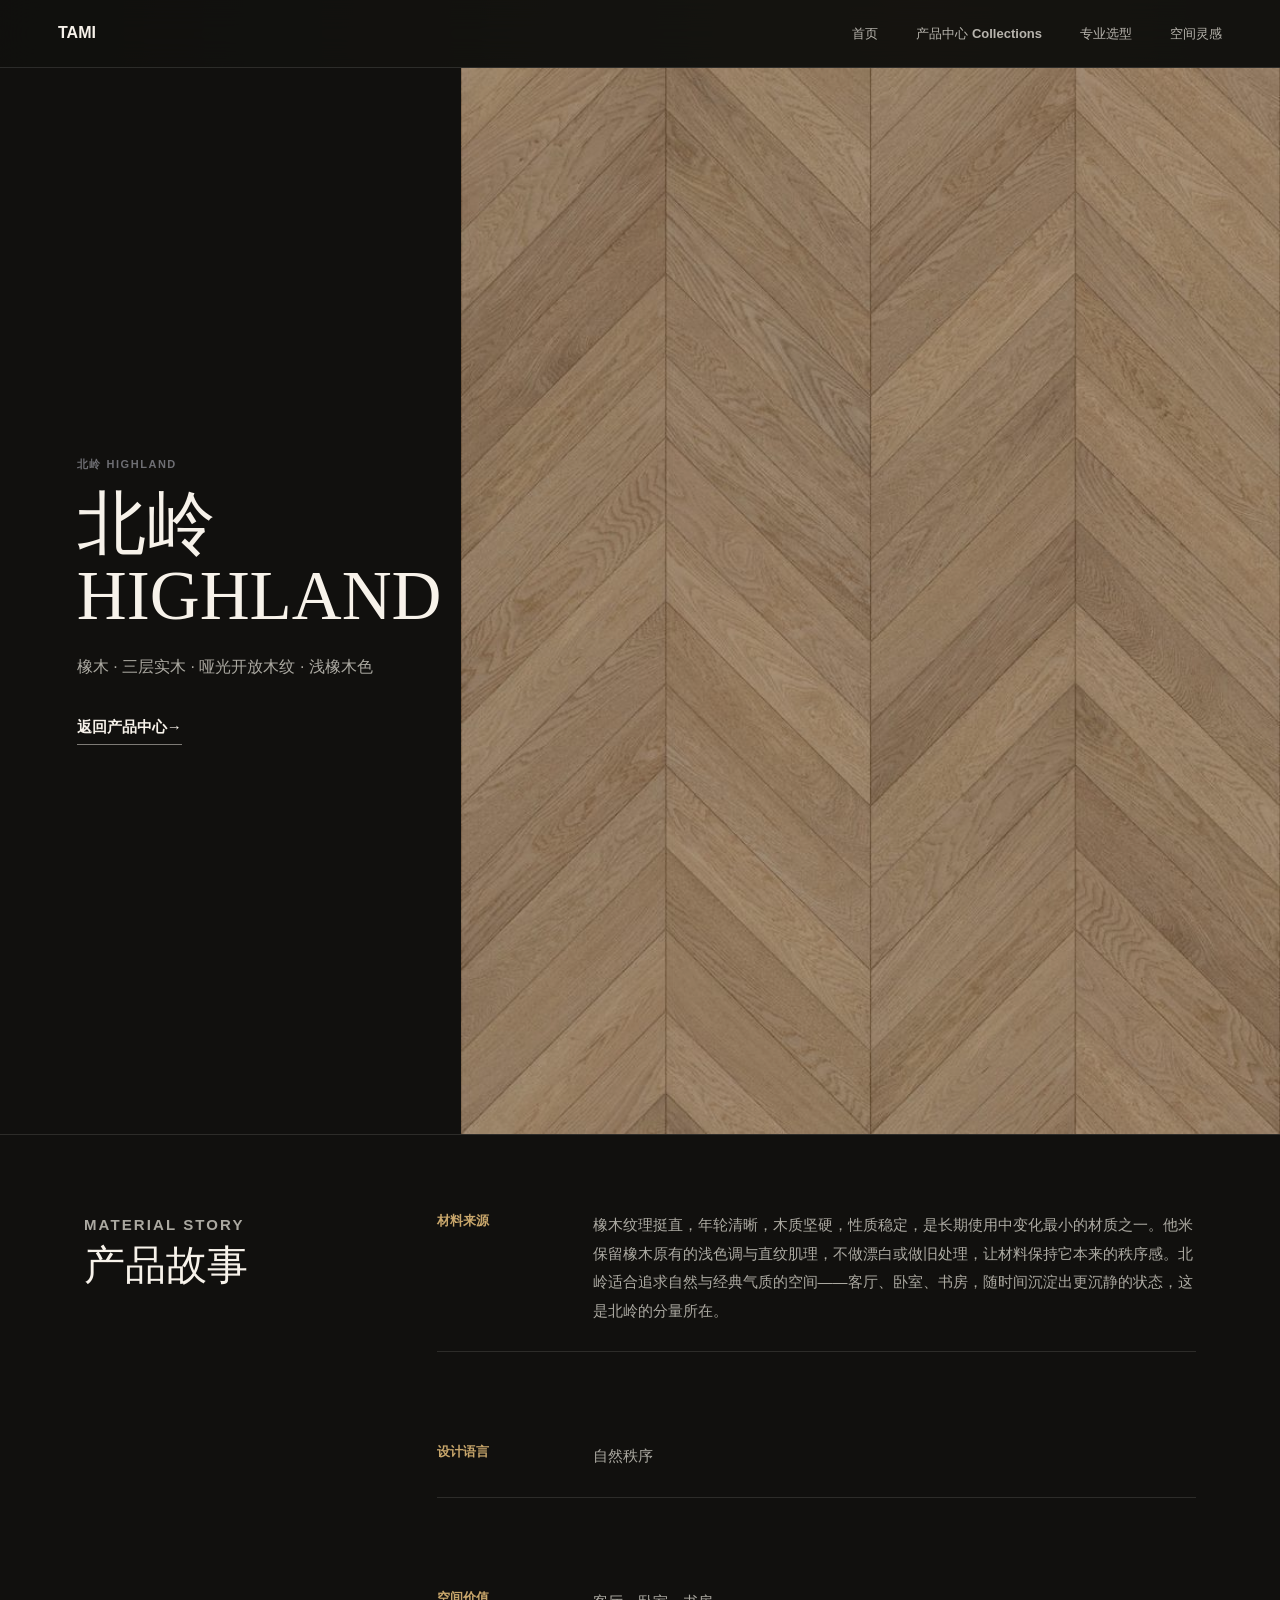
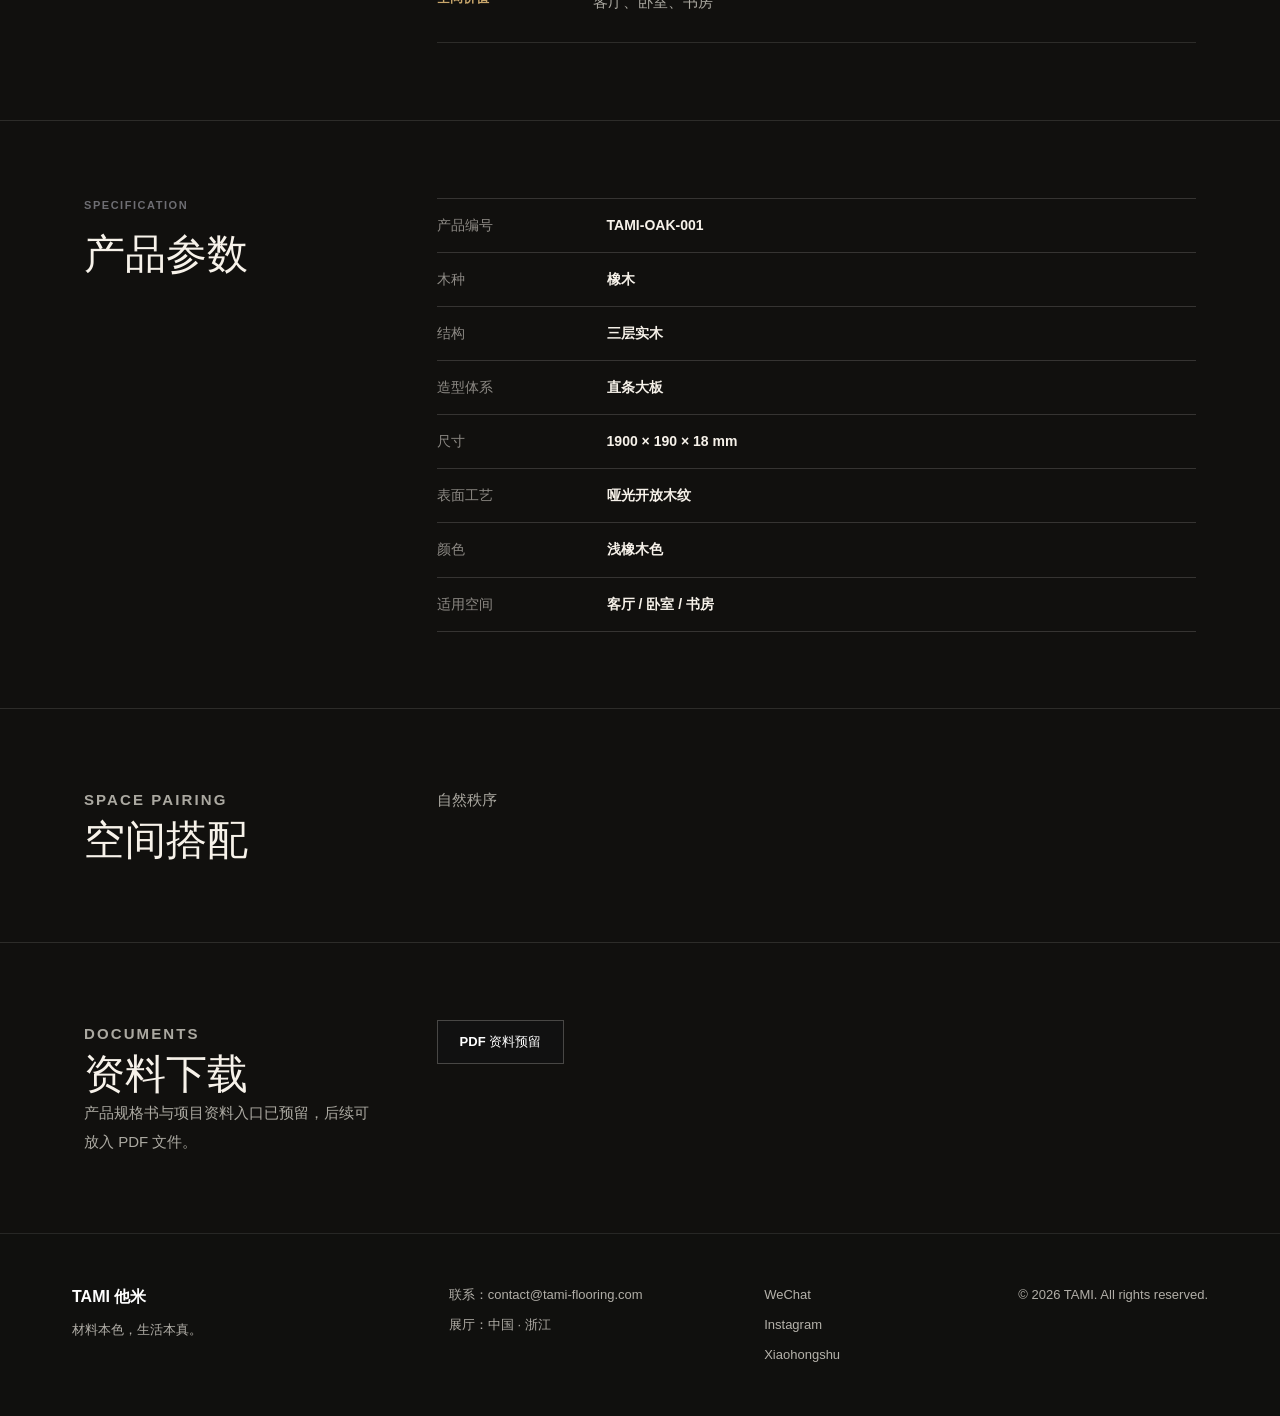
<file: product-detail.html>
<!doctype html>
<html lang="zh-CN">
  <head>
    <meta charset="utf-8">
    <meta name="viewport" content="width=device-width, initial-scale=1">
    <meta name="description" content="他米 TAMI 产品详情页">
    <title>产品详情 | 他米 TAMI</title>
    <link rel="stylesheet" href="assets/css/style.css">
  </head>
  <body data-page="product-detail">
    <header class="site-header">
      <a class="brand-mark" href="index.html" aria-label="他米 TAMI 首页">TAMI</a>
      <nav class="site-nav" aria-label="主导航">
        <a href="index.html">首页</a>
        <a href="products.html">产品中心 Collections</a>
        <a href="search.html">专业选型</a>
        <a href="inspiration.html">空间灵感</a>
      </nav>
    </header>

    <main id="productDetail" class="product-detail-page" aria-live="polite">
      <section class="detail-hero">
        <div class="detail-hero-copy">
          <p id="detailCollection" class="eyebrow">Product Detail</p>
          <h1 id="detailName">产品详情</h1>
          <p id="detailIntro">正在整理材料信息。</p>
          <a class="text-link detail-back-link" href="products.html">返回产品中心 <span aria-hidden="true">→</span></a>
        </div>
        <div class="detail-hero-image">
          <img id="detailImage" src="" alt="">
        </div>
      </section>

      <section class="detail-story" aria-label="产品故事">
        <div>
          <p class="eyebrow">Material Story</p>
          <h2>产品故事</h2>
        </div>
        <article>
          <h3>材料来源</h3>
          <p id="detailMaterialSource"></p>
        </article>
        <article>
          <h3>设计语言</h3>
          <p id="detailDesignLanguage"></p>
        </article>
        <article>
          <h3>空间价值</h3>
          <p id="detailSpatialValue"></p>
        </article>
      </section>

      <section class="detail-specs" aria-label="产品参数">
        <div>
          <p class="eyebrow">Specification</p>
          <h2>产品参数</h2>
        </div>
        <dl>
          <div><dt>产品编号</dt><dd id="detailId"></dd></div>
          <div><dt>木种</dt><dd id="detailWood"></dd></div>
          <div><dt>结构</dt><dd id="detailStructure"></dd></div>
          <div><dt>造型体系</dt><dd id="detailShape"></dd></div>
          <div><dt>尺寸</dt><dd id="detailSize"></dd></div>
          <div><dt>表面工艺</dt><dd id="detailSurface"></dd></div>
          <div><dt>颜色</dt><dd id="detailColor"></dd></div>
          <div><dt>适用空间</dt><dd id="detailSpace"></dd></div>
        </dl>
      </section>

      <section class="detail-pairing" aria-label="空间搭配">
        <div>
          <p class="eyebrow">Space Pairing</p>
          <h2>空间搭配</h2>
        </div>
        <p id="detailStyle"></p>
      </section>

      <section class="detail-download" aria-label="资料下载">
        <div>
          <p class="eyebrow">Documents</p>
          <h2>资料下载</h2>
          <p>产品规格书与项目资料入口已预留，后续可放入 PDF 文件。</p>
        </div>
        <a id="detailPdf" class="button button-primary" href="#" aria-disabled="true">PDF 资料预留</a>
      </section>
    </main>

    <footer class="site-footer">
      <div>
        <strong>TAMI 他米</strong>
        <p>材料本色，生活本真。</p>
      </div>
      <address>
        <span>联系：contact@tami-flooring.com</span>
        <span>展厅：中国 · 浙江</span>
      </address>
      <nav aria-label="社交入口">
        <a href="index.html#contact">WeChat</a>
        <a href="index.html#contact">Instagram</a>
        <a href="index.html#contact">Xiaohongshu</a>
      </nav>
      <p>© 2026 TAMI. All rights reserved.</p>
    </footer>
    <script src="assets/js/app.js" defer></script>
  </body>
</html>
</file>
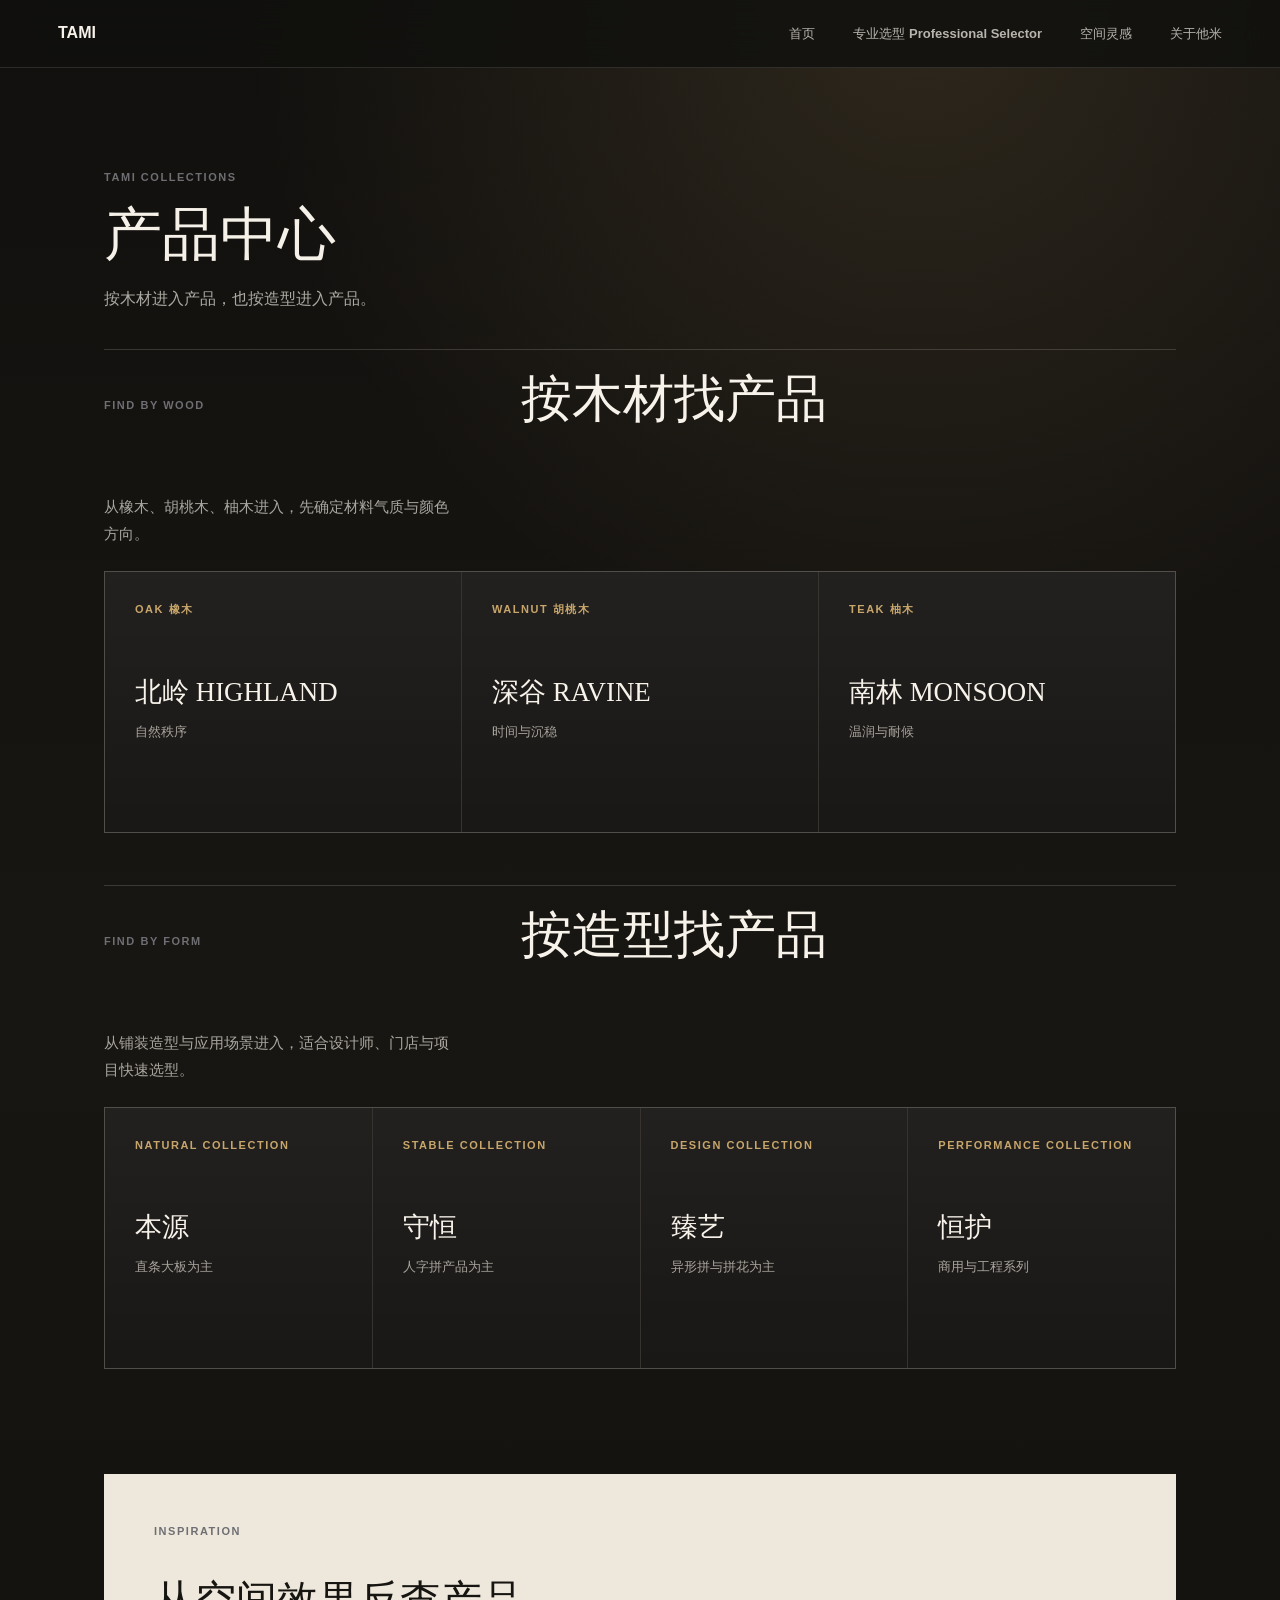
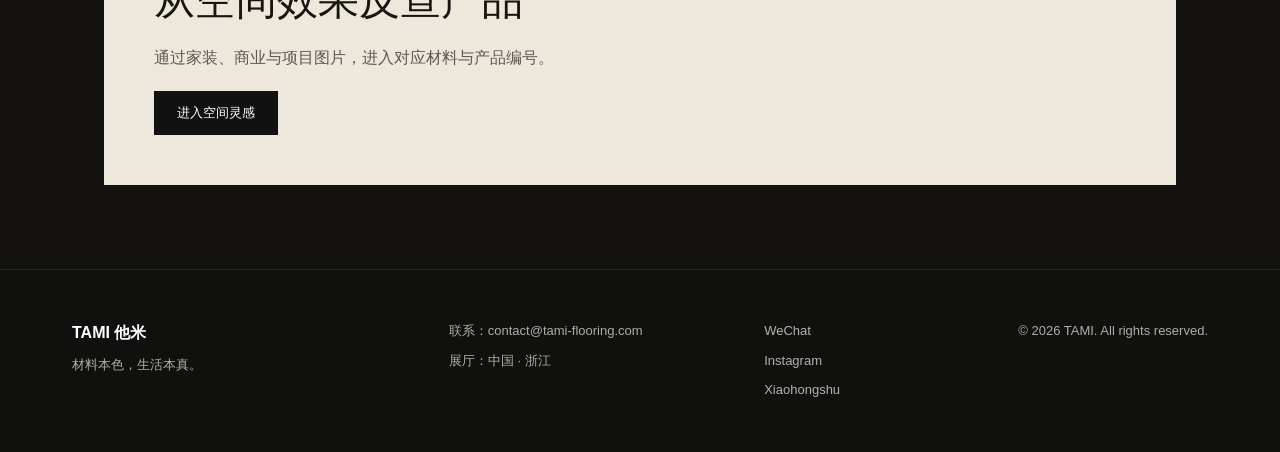
<file: products.html>
<!doctype html>
<html lang="zh-CN">
  <head>
    <meta charset="utf-8">
    <meta name="viewport" content="width=device-width, initial-scale=1">
    <meta name="description" content="TAMI 他米产品中心：按木材系列与造型体系查找木地板产品。">
    <title>产品中心 Collections | TAMI 他米</title>
    <link rel="stylesheet" href="assets/css/style.css">
  </head>
  <body data-page="products">
    <header class="site-header">
      <a class="brand-mark" href="index.html" aria-label="他米 TAMI 首页">TAMI</a>
      <nav class="site-nav" aria-label="主导航">
        <a href="index.html">首页</a>
        <a href="search.html">专业选型 Professional Selector</a>
        <a href="inspiration.html">空间灵感</a>
        <a href="tami.html">关于他米</a>
      </nav>
    </header>

    <main class="catalog-page brand-catalog-page">
      <section class="page-intro">
        <p class="eyebrow">TAMI COLLECTIONS</p>
        <h1>产品中心</h1>
        <p>按木材进入产品，也按造型进入产品。</p>
      </section>

      <section class="collection-stage" aria-label="按木材找产品">
        <div class="section-heading-dark">
          <p class="eyebrow">Find by Wood</p>
          <h2>按木材找产品</h2>
          <p>从橡木、胡桃木、柚木进入，先确定材料气质与颜色方向。</p>
        </div>
        <div class="collection-overview collection-overview-large collection-overview-three">
          <a href="product-detail.html?id=TAMI-OAK-001"><span>OAK 橡木</span><h2>北岭 HIGHLAND</h2><p>自然秩序</p></a>
          <a href="product-detail.html?id=TAMI-WALNUT-001"><span>WALNUT 胡桃木</span><h2>深谷 RAVINE</h2><p>时间与沉稳</p></a>
          <a href="product-detail.html?id=TAMI-TEAK-001"><span>TEAK 柚木</span><h2>南林 MONSOON</h2><p>温润与耐候</p></a>
        </div>
      </section>

      <section id="shape-system" class="collection-stage" aria-label="按造型找产品">
        <div class="section-heading-dark">
          <p class="eyebrow">Find by Form</p>
          <h2>按造型找产品</h2>
          <p>从铺装造型与应用场景进入，适合设计师、门店与项目快速选型。</p>
        </div>
        <div class="collection-overview collection-overview-large">
          <a href="search.html?shape=直条大板"><span>Natural Collection</span><h2>本源</h2><p>直条大板为主</p></a>
          <a href="search.html?shape=人字拼"><span>Stable Collection</span><h2>守恒</h2><p>人字拼产品为主</p></a>
          <a href="search.html?shape=异形拼 / 拼花"><span>Design Collection</span><h2>臻艺</h2><p>异形拼与拼花为主</p></a>
          <a href="search.html?shape=商用工程"><span>Performance Collection</span><h2>恒护</h2><p>商用与工程系列</p></a>
        </div>
      </section>

      <section class="brand-cta-panel" aria-label="空间灵感入口">
        <p class="eyebrow">Inspiration</p>
        <h2>从空间效果反查产品</h2>
        <p>通过家装、商业与项目图片，进入对应材料与产品编号。</p>
        <a class="button button-primary" href="inspiration.html">进入空间灵感</a>
      </section>
    </main>

    <footer class="site-footer">
      <div>
        <strong>TAMI 他米</strong>
        <p>材料本色，生活本真。</p>
      </div>
      <address>
        <span>联系：contact@tami-flooring.com</span>
        <span>展厅：中国 · 浙江</span>
      </address>
      <nav aria-label="社交入口">
        <a href="index.html#contact">WeChat</a>
        <a href="index.html#contact">Instagram</a>
        <a href="index.html#contact">Xiaohongshu</a>
      </nav>
      <p>© 2026 TAMI. All rights reserved.</p>
    </footer>
  </body>
</html>
</file>
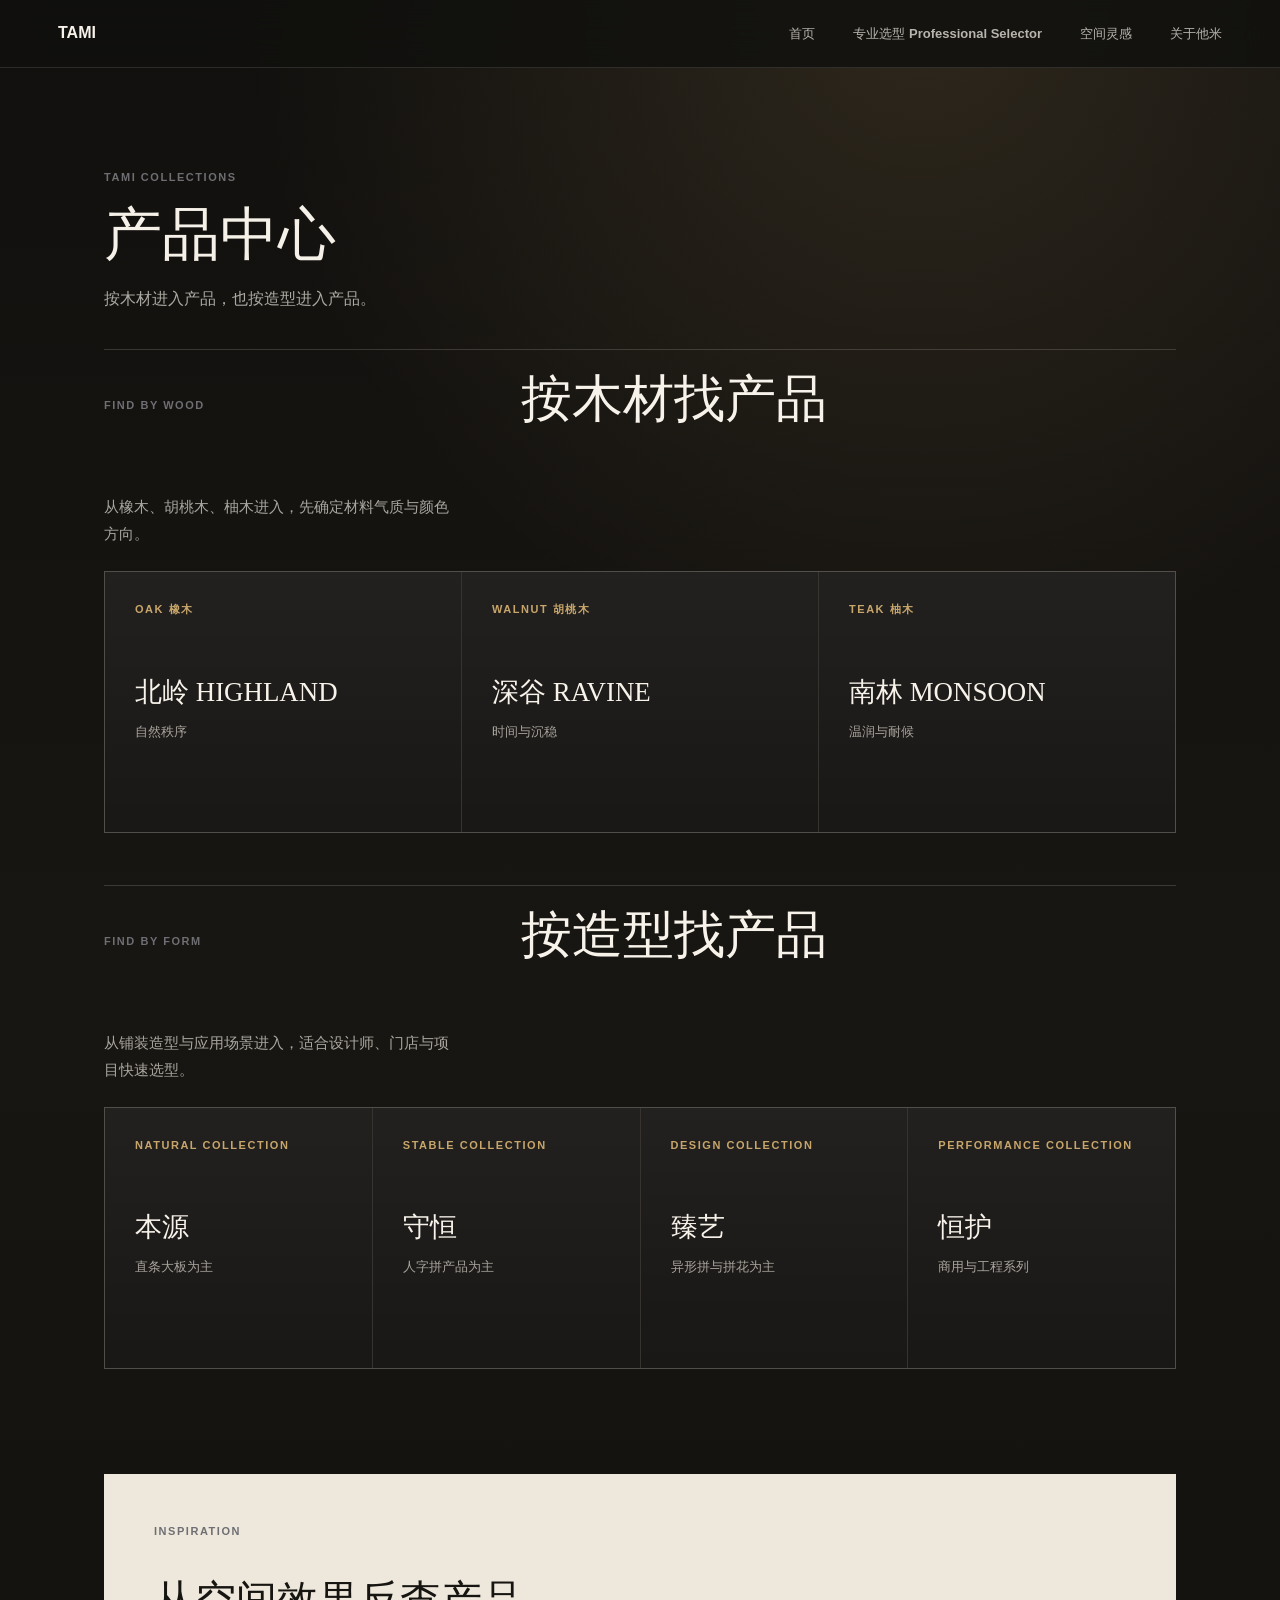
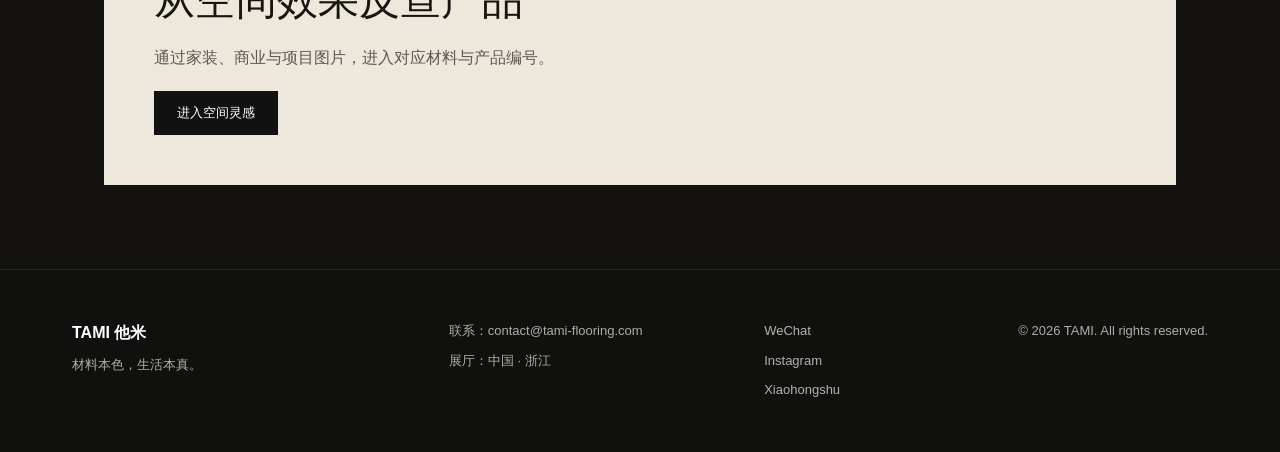
<file: shams.html>
<!doctype html>
<html lang="zh-CN">
  <head>
    <meta charset="utf-8">
    <meta name="viewport" content="width=device-width, initial-scale=1">
    <meta http-equiv="refresh" content="0; url=products.html">
    <meta name="description" content="TAMI 他米产品中心兼容入口">
    <title>产品中心 | 他米 TAMI</title>
    <link rel="stylesheet" href="assets/css/style.css">
  </head>
  <body data-page="products">
    <header class="site-header">
      <a class="brand-mark" href="index.html" aria-label="他米 TAMI 首页">TAMI</a>
      <nav class="site-nav" aria-label="主导航">
        <a href="index.html">首页</a>
        <a href="products.html">产品中心 Collections</a>
        <a href="search.html">专业选型</a>
      </nav>
    </header>
    <main class="catalog-page brand-catalog-page">
      <section class="page-intro">
        <p class="eyebrow">Collections</p>
        <h1>产品中心</h1>
        <p>页面已迁移至产品中心。</p>
        <a class="button button-primary" href="products.html">进入产品中心</a>
      </section>
    </main>
  </body>
</html>
</file>
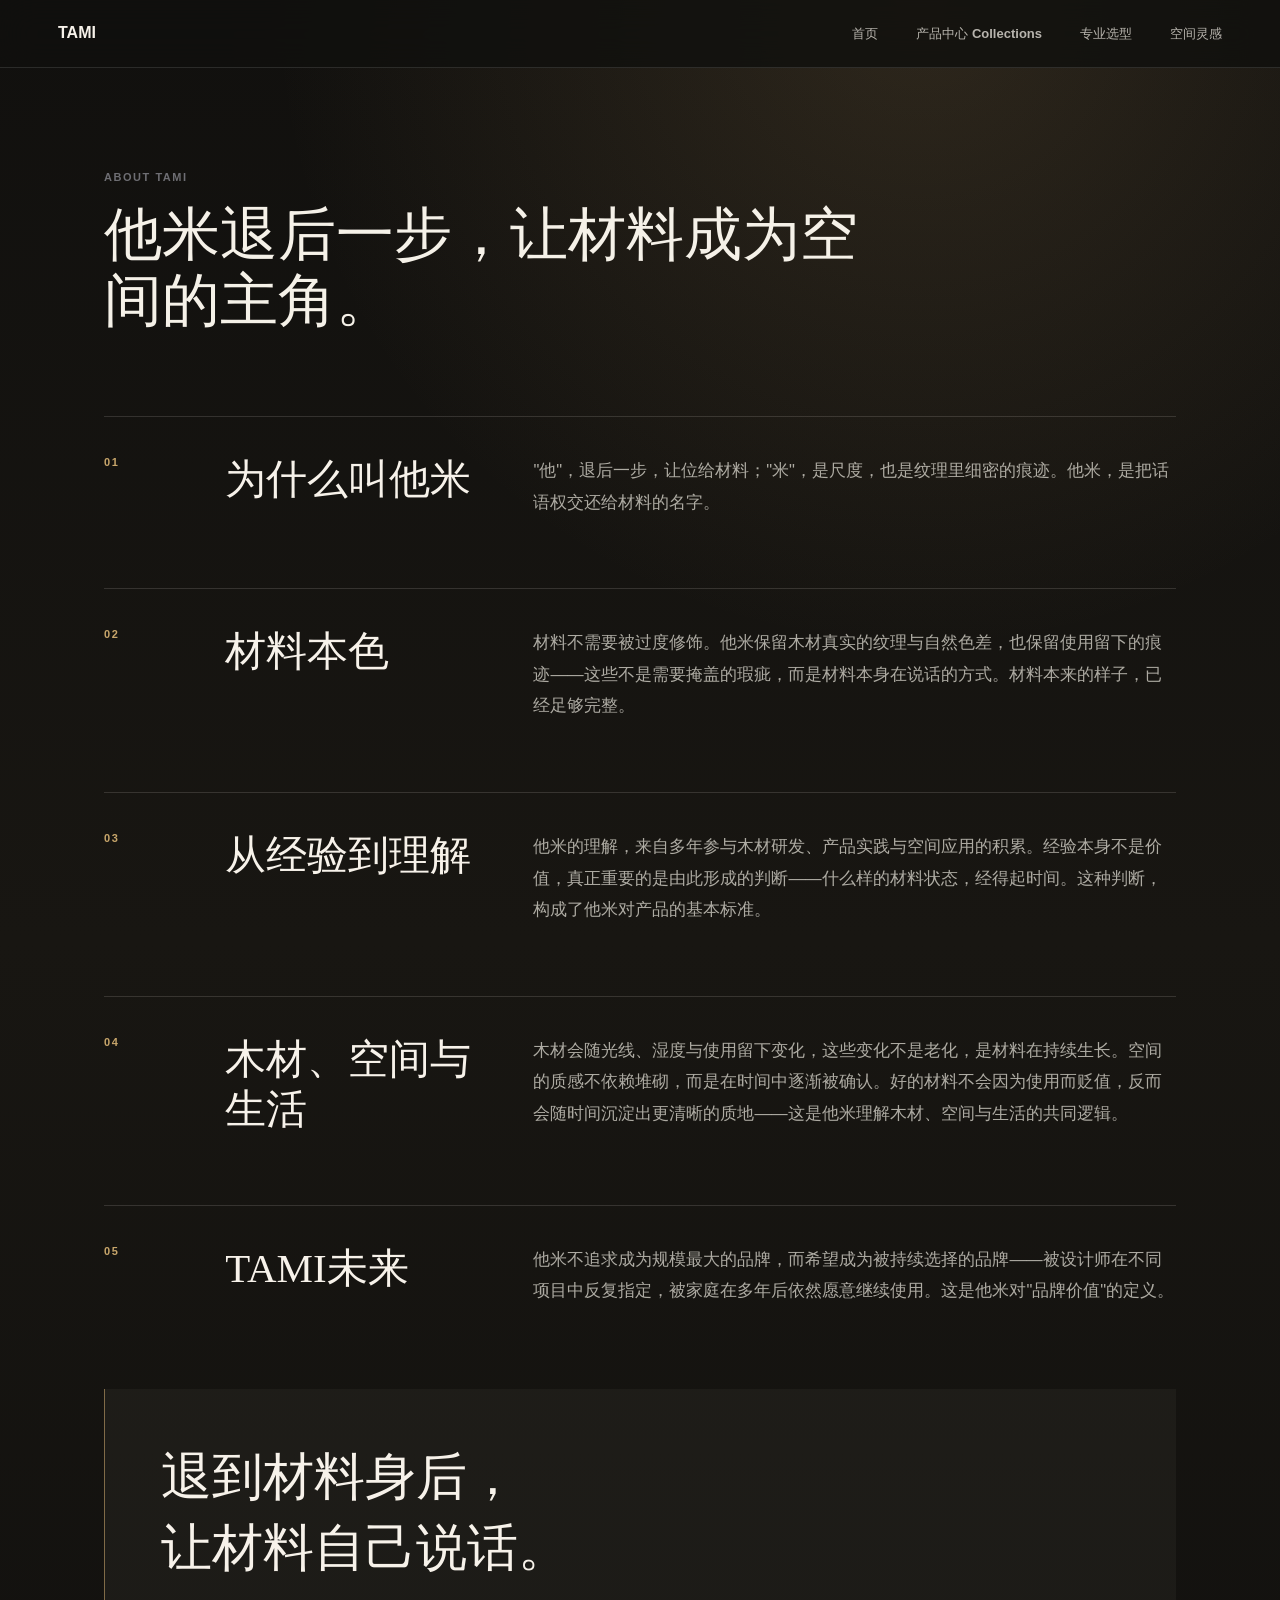
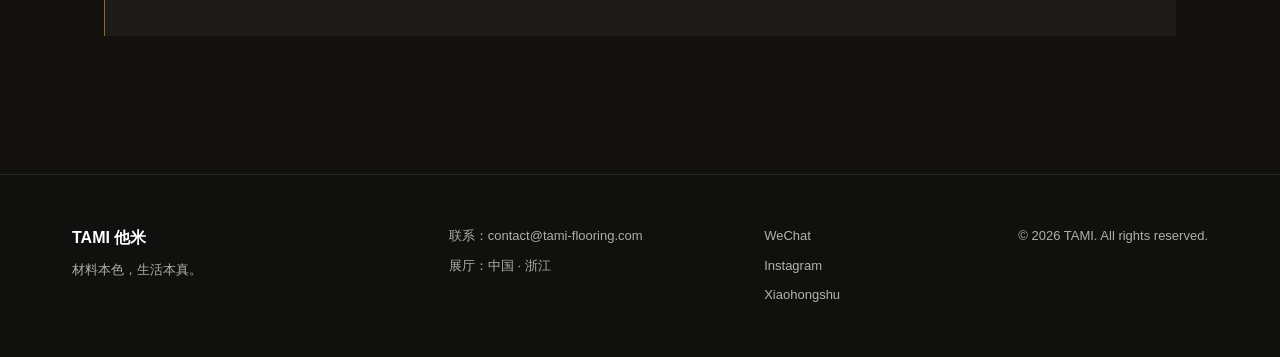
<file: tami.html>
<!doctype html>
<html lang="zh-CN">
  <head>
    <meta charset="utf-8">
    <meta name="viewport" content="width=device-width, initial-scale=1">
    <meta name="description" content="关于 TAMI 他米：材料本色，生活本真。">
    <title>关于他米 About TAMI | TAMI 他米</title>
    <link rel="stylesheet" href="assets/css/style.css">
  </head>
  <body data-page="tami">
    <header class="site-header">
      <a class="brand-mark" href="index.html" aria-label="他米 TAMI 首页">TAMI</a>
      <nav class="site-nav" aria-label="主导航">
        <a href="index.html">首页</a>
        <a href="products.html">产品中心 Collections</a>
        <a href="search.html">专业选型</a>
        <a href="inspiration.html">空间灵感</a>
      </nav>
    </header>

    <main class="catalog-page brand-catalog-page about-page">
      <section class="page-intro page-intro-compact">
        <p class="eyebrow">About TAMI</p>
        <h1>他米退后一步，让材料成为空间的主角。</h1>
      </section>

      <section class="about-chapters" aria-label="关于他米 About TAMI">
        <article>
          <span>01</span>
          <h2>为什么叫他米</h2>
          <p>"他"，退后一步，让位给材料；"米"，是尺度，也是纹理里细密的痕迹。他米，是把话语权交还给材料的名字。</p>
        </article>
        <article>
          <span>02</span>
          <h2>材料本色</h2>
          <p>材料不需要被过度修饰。他米保留木材真实的纹理与自然色差，也保留使用留下的痕迹——这些不是需要掩盖的瑕疵，而是材料本身在说话的方式。材料本来的样子，已经足够完整。</p>
        </article>
        <article>
          <span>03</span>
          <h2>从经验到理解</h2>
          <p>他米的理解，来自多年参与木材研发、产品实践与空间应用的积累。经验本身不是价值，真正重要的是由此形成的判断——什么样的材料状态，经得起时间。这种判断，构成了他米对产品的基本标准。</p>
        </article>
        <article>
          <span>04</span>
          <h2>木材、空间与生活</h2>
          <p>木材会随光线、湿度与使用留下变化，这些变化不是老化，是材料在持续生长。空间的质感不依赖堆砌，而是在时间中逐渐被确认。好的材料不会因为使用而贬值，反而会随时间沉淀出更清晰的质地——这是他米理解木材、空间与生活的共同逻辑。</p>
        </article>
        <article>
          <span>05</span>
          <h2>TAMI未来</h2>
          <p>他米不追求成为规模最大的品牌，而希望成为被持续选择的品牌——被设计师在不同项目中反复指定，被家庭在多年后依然愿意继续使用。这是他米对"品牌价值"的定义。</p>
        </article>
      </section>

      <section class="brand-story-panel" aria-label="品牌态度">
        <p>退到材料身后，</p>
        <p>让材料自己说话。</p>
      </section>
    </main>

    <footer class="site-footer">
      <div>
        <strong>TAMI 他米</strong>
        <p>材料本色，生活本真。</p>
      </div>
      <address>
        <span>联系：contact@tami-flooring.com</span>
        <span>展厅：中国 · 浙江</span>
      </address>
      <nav aria-label="社交入口">
        <a href="index.html#contact">WeChat</a>
        <a href="index.html#contact">Instagram</a>
        <a href="index.html#contact">Xiaohongshu</a>
      </nav>
      <p>© 2026 TAMI. All rights reserved.</p>
    </footer>
  </body>
</html>
</file>
<file: assets/css/style.css>
:root {
  color-scheme: light;
  --bg: #f7f7f5;
  --surface: #ffffff;
  --surface-soft: #ededeb;
  --text: #111111;
  --muted: #6e6e73;
  --line: #dededb;
  --shadow: 0 18px 50px rgba(0, 0, 0, 0.08);
  --shadow-soft: 0 10px 26px rgba(0, 0, 0, 0.06);
  --radius: 8px;
  --max-width: 1160px;
  font-family: -apple-system, BlinkMacSystemFont, "Segoe UI", "PingFang SC", "Microsoft YaHei", sans-serif;
}

* {
  box-sizing: border-box;
}

html {
  min-height: 100%;
}

body {
  min-height: 100vh;
  margin: 0;
  overflow-x: hidden;
  color: var(--text);
  background: var(--bg);
}

body.modal-open {
  overflow: hidden;
}

a {
  color: inherit;
  text-decoration: none;
}

button,
input,
select {
  font: inherit;
}

img {
  display: block;
  max-width: 100%;
}

.site-header {
  position: sticky;
  top: 0;
  z-index: 20;
  display: flex;
  align-items: center;
  justify-content: space-between;
  width: 100%;
  min-height: 72px;
  padding: 0 clamp(20px, 5vw, 64px);
  border-bottom: 1px solid rgba(222, 222, 219, 0.72);
  background: rgba(247, 247, 245, 0.88);
  backdrop-filter: blur(18px);
}

.brand-mark {
  font-size: 18px;
  font-weight: 700;
  letter-spacing: 0;
}

.brand-mark-with-logo {
  display: inline-flex;
  align-items: center;
  gap: 10px;
}

.brand-logo-img {
  width: auto;
  height: 30px;
  object-fit: contain;
}

.site-nav {
  display: flex;
  align-items: center;
  gap: clamp(18px, 3vw, 34px);
  color: var(--muted);
  font-size: 14px;
}

.site-nav a {
  transition: color 160ms ease;
}

.site-nav a:hover {
  color: var(--text);
}

.home-page {
  background:
    radial-gradient(circle at 50% 18%, rgba(255, 255, 255, 0.96) 0%, rgba(255, 255, 255, 0) 34%),
    linear-gradient(90deg, rgba(17, 17, 17, 0.025) 1px, transparent 1px),
    linear-gradient(180deg, rgba(17, 17, 17, 0.025) 1px, transparent 1px),
    linear-gradient(180deg, #ffffff 0%, #f6f6f3 48%, #ececea 100%);
  background-size: auto, 80px 80px, 80px 80px, auto;
}

.home-main {
  min-height: calc(100vh - 72px);
  display: grid;
  gap: 28px;
  justify-items: center;
  padding: 72px 20px 88px;
}

.hero {
  position: relative;
  width: min(100%, 980px);
  text-align: center;
}

.hero::before {
  content: "";
  position: absolute;
  inset: -64px 50% auto;
  width: min(720px, 84vw);
  height: min(720px, 84vw);
  transform: translateX(-50%);
  border: 1px solid rgba(17, 17, 17, 0.06);
  border-radius: 50%;
  pointer-events: none;
}

.hero-logo {
  position: relative;
  z-index: 1;
  display: inline-flex;
  align-items: center;
  gap: 12px;
  min-height: 54px;
  margin-bottom: 30px;
  padding: 8px 18px 8px 8px;
  border: 1px solid rgba(17, 17, 17, 0.09);
  border-radius: 999px;
  background: rgba(255, 255, 255, 0.74);
  box-shadow: 0 18px 60px rgba(0, 0, 0, 0.07);
  backdrop-filter: blur(18px);
  color: #111111;
  font-size: 15px;
  font-weight: 700;
}

.hero-logo-image {
  width: auto;
  max-width: 92px;
  height: 38px;
  object-fit: contain;
}

.eyebrow {
  margin: 0 0 16px;
  color: var(--muted);
  font-size: 13px;
  font-weight: 600;
  letter-spacing: 0.08em;
  text-transform: uppercase;
}

.hero h1,
.page-intro h1 {
  position: relative;
  z-index: 1;
  margin: 0;
  font-size: clamp(46px, 8vw, 96px);
  line-height: 1.03;
  letter-spacing: 0;
}

.hero-subtitle {
  position: relative;
  z-index: 1;
  max-width: 620px;
  margin: 24px auto 0;
  color: #333333;
  font-size: clamp(20px, 3vw, 32px);
  line-height: 1.45;
}

.hero-actions {
  position: relative;
  z-index: 1;
  display: flex;
  justify-content: center;
  gap: 14px;
  margin-top: 42px;
  flex-wrap: wrap;
}

.hero-note {
  position: relative;
  z-index: 1;
  display: flex;
  justify-content: center;
  gap: 10px;
  margin-top: 46px;
  color: var(--muted);
  font-size: 12px;
  font-weight: 600;
}

.hero-note span {
  padding: 8px 12px;
  border: 1px solid rgba(17, 17, 17, 0.08);
  border-radius: 999px;
  background: rgba(255, 255, 255, 0.54);
}

.home-section {
  width: min(100%, var(--max-width));
  margin-top: clamp(32px, 7vw, 76px);
}

.section-heading {
  max-width: 760px;
  margin-bottom: 22px;
}

.section-heading h2,
.material-copy h2 {
  margin: 0;
  font-size: clamp(28px, 4.5vw, 54px);
  line-height: 1.16;
}

.section-heading p:not(.eyebrow),
.material-copy p {
  margin: 16px 0 0;
  color: var(--muted);
  font-size: 17px;
  line-height: 1.75;
}

.feature-grid {
  display: grid;
  grid-template-columns: repeat(4, minmax(0, 1fr));
  gap: 16px;
}

.feature-card {
  min-height: 250px;
  padding: 22px;
  border: 1px solid rgba(222, 222, 219, 0.9);
  border-radius: var(--radius);
  background:
    linear-gradient(180deg, rgba(255, 255, 255, 0.92), rgba(250, 250, 248, 0.78)),
    var(--surface);
  box-shadow: var(--shadow-soft);
}

.feature-card span {
  display: grid;
  place-items: center;
  width: 44px;
  height: 44px;
  margin-bottom: 48px;
  border-radius: 50%;
  color: #ffffff;
  background: #111111;
  font-weight: 800;
}

.feature-card h3 {
  margin: 0;
  font-size: 22px;
  line-height: 1.28;
}

.feature-card p {
  margin: 12px 0 0;
  color: var(--muted);
  font-size: 15px;
  line-height: 1.7;
}

.material-section {
  display: grid;
  grid-template-columns: minmax(0, 1.05fr) minmax(320px, 0.95fr);
  gap: 26px;
  align-items: stretch;
}

.material-visual {
  display: grid;
  grid-template-columns: repeat(2, minmax(0, 1fr));
  gap: 10px;
  min-height: 360px;
  padding: 10px;
  border-radius: var(--radius);
  background: #111111;
  box-shadow: var(--shadow);
}

.material-visual span {
  display: flex;
  align-items: end;
  min-height: 160px;
  padding: 16px;
  border-radius: 6px;
  color: rgba(255, 255, 255, 0.82);
  font-size: 14px;
  font-weight: 700;
}

.material-visual span:nth-child(1) {
  background: linear-gradient(135deg, #d9c6a5, #f1e6d2 46%, #b99463);
}

.material-visual span:nth-child(2) {
  background: linear-gradient(135deg, #4a2c1e, #8b5e3c 48%, #2a1710);
}

.material-visual span:nth-child(3) {
  background: linear-gradient(135deg, #b9834a, #d1a260 52%, #77502b);
}

.material-visual span:nth-child(4) {
  background: linear-gradient(135deg, #e4d6bd, #f6eddc 48%, #c8b18d);
}

.material-copy {
  display: grid;
  align-content: center;
  padding: clamp(26px, 5vw, 46px);
  border: 1px solid rgba(222, 222, 219, 0.9);
  border-radius: var(--radius);
  background: rgba(255, 255, 255, 0.72);
  box-shadow: var(--shadow-soft);
}

.text-link {
  display: inline-flex;
  width: fit-content;
  margin-top: 28px;
  padding-bottom: 4px;
  border-bottom: 1px solid #111111;
  font-weight: 700;
}

.home-page {
  color: #ffffff;
  background: #0f0f0d;
}

.home-page .home-header {
  position: fixed;
  inset: 0 0 auto;
  min-height: 86px;
  border-bottom: 0;
  background: transparent;
  color: #ffffff;
}

.home-page .brand-mark {
  font-size: 25px;
  font-weight: 800;
}

.home-page .brand-logo-img {
  filter: brightness(0) invert(1);
}

.home-page .home-nav {
  position: absolute;
  left: 50%;
  transform: translateX(-50%);
  gap: clamp(28px, 3.4vw, 52px);
  color: rgba(255, 255, 255, 0.9);
  font-size: 15px;
  font-weight: 600;
  white-space: nowrap;
}

.home-page .home-nav a:hover {
  color: #ffffff;
}

.menu-link {
  display: inline-flex;
  align-items: center;
  gap: 12px;
  color: #ffffff;
  font-size: 12px;
  font-weight: 800;
  letter-spacing: 0.16em;
}

.menu-link i,
.menu-link i::before,
.menu-link i::after {
  width: 4px;
  height: 4px;
  border-radius: 50%;
  background: currentColor;
  box-shadow: 8px 0 0 currentColor, 16px 0 0 currentColor;
}

.menu-link i {
  position: relative;
  display: inline-block;
}

.menu-link i::before,
.menu-link i::after {
  content: "";
  position: absolute;
  left: 0;
}

.menu-link i::before {
  top: -8px;
}

.menu-link i::after {
  top: 8px;
}

.home-page .home-main {
  display: block;
  min-height: 100vh;
  padding: 0;
}

.home-hero {
  position: relative;
  width: 100%;
  min-height: 700px;
  height: 74vh;
  overflow: hidden;
  background:
    linear-gradient(90deg, rgba(25, 18, 10, 0.66), rgba(64, 47, 31, 0.18) 46%, rgba(18, 15, 12, 0.58)),
    linear-gradient(135deg, rgba(255, 255, 255, 0.08) 0 12%, transparent 12% 50%, rgba(0, 0, 0, 0.12) 50% 62%, transparent 62%),
    url("../images/H1001.jpg"),
    url("../../H01001.jpg"),
    linear-gradient(135deg, #7c6549, #d5bd98 45%, #4a3626);
  background-size: auto, 180px 180px, cover, cover, auto;
  background-position: center;
}

.home-hero-bg {
  position: absolute;
  inset: 0;
  width: 100%;
  height: 100%;
  object-fit: cover;
  transform: scale(1.02);
  filter: saturate(0.92) contrast(1.02) brightness(0.98);
}

.home-hero-shade {
  position: absolute;
  inset: 0;
  background:
    radial-gradient(circle at 72% 36%, rgba(255, 255, 255, 0.14), transparent 30%),
    linear-gradient(90deg, rgba(0, 0, 0, 0.58) 0%, rgba(0, 0, 0, 0.34) 36%, rgba(0, 0, 0, 0.08) 66%, rgba(0, 0, 0, 0.48) 100%),
    linear-gradient(180deg, rgba(0, 0, 0, 0.14) 0%, rgba(0, 0, 0, 0.08) 56%, rgba(0, 0, 0, 0.4) 100%);
}

.home-hero-content {
  position: relative;
  z-index: 1;
  display: grid;
  align-content: start;
  width: min(100% - 56px, var(--max-width));
  min-height: 100%;
  margin: 0 auto;
  padding-top: clamp(170px, 20vh, 210px);
}

.hero-kicker {
  margin: 0 0 16px;
  color: rgba(255, 255, 255, 0.94);
  font-size: 13px;
  font-weight: 800;
  letter-spacing: 0.22em;
  text-transform: uppercase;
}

.home-hero h1 {
  margin: 0;
  max-width: 100%;
  color: #ffffff;
  font-family: Georgia, "Times New Roman", "Songti SC", serif;
  font-size: clamp(54px, 6.8vw, 92px);
  font-weight: 400;
  line-height: 0.9;
  letter-spacing: 0;
  text-shadow: 0 24px 60px rgba(0, 0, 0, 0.28);
}

.hero-title-cn {
  margin: 26px 0 0;
  color: #ffffff;
  font-size: clamp(24px, 2.4vw, 34px);
  line-height: 1.28;
}

.hero-copy {
  max-width: 420px;
  margin: 14px 0 0;
  color: rgba(255, 255, 255, 0.9);
  font-size: 15px;
  font-weight: 600;
  line-height: 1.7;
}

.hero-actions-luxury {
  justify-content: flex-start;
  gap: 24px;
  margin-top: 32px;
}

.hero-actions-luxury .button {
  min-width: 202px;
  min-height: 44px;
  border-radius: 0;
  gap: 20px;
  color: #ffffff;
  font-size: 14px;
}

.button-glass {
  border-color: rgba(255, 255, 255, 0.52);
  background: rgba(0, 0, 0, 0.16);
  backdrop-filter: blur(4px);
}

.button-text {
  min-width: auto;
  border-color: transparent;
  background: transparent;
}

.hero-index {
  position: absolute;
  right: clamp(28px, 4vw, 54px);
  top: 23%;
  z-index: 1;
  display: grid;
  justify-items: center;
  gap: 14px;
  color: #ffffff;
  font-size: 15px;
  font-weight: 800;
}

.hero-index i {
  display: block;
  width: 1px;
  height: 118px;
  background: rgba(255, 255, 255, 0.72);
}

.hero-scroll {
  position: absolute;
  right: clamp(28px, 4vw, 54px);
  bottom: 0;
  z-index: 1;
  display: grid;
  justify-items: center;
  gap: 12px;
  color: #ffffff;
  font-size: 11px;
  font-weight: 800;
  letter-spacing: 0.18em;
}

.hero-scroll i {
  display: block;
  width: 1px;
  height: 86px;
  background: rgba(255, 255, 255, 0.68);
}

.home-benefits {
  background: linear-gradient(90deg, #11110f, #181713 52%, #10100e);
  color: #ffffff;
}

.benefit-inner {
  display: grid;
  grid-template-columns: repeat(4, minmax(0, 1fr));
  gap: 34px;
  width: min(100% - 40px, var(--max-width));
  margin: 0 auto;
  padding: 34px 0 38px;
}

.benefit-inner article {
  display: grid;
  grid-template-columns: 58px minmax(0, 1fr);
  gap: 18px;
  align-items: center;
}

.benefit-inner h2 {
  margin: 0;
  font-size: 16px;
  line-height: 1.4;
}

.benefit-inner p {
  margin: 8px 0 0;
  color: rgba(255, 255, 255, 0.66);
  font-size: 13px;
  line-height: 1.7;
}

.benefit-icon {
  position: relative;
  display: grid;
  place-items: center;
  width: 58px;
  height: 58px;
  border: 1px solid rgba(203, 171, 116, 0.48);
  border-radius: 50%;
  color: #c8a66b;
}

.benefit-icon::before,
.benefit-icon::after {
  content: "";
  position: absolute;
  border-color: currentColor;
}

.icon-material::before {
  width: 22px;
  height: 22px;
  border: 1px solid currentColor;
  transform: rotate(45deg);
}

.icon-material::after {
  width: 13px;
  height: 13px;
  border: 1px solid currentColor;
  transform: rotate(45deg);
}

.icon-system::before {
  width: 26px;
  height: 18px;
  border-top: 2px solid currentColor;
  border-bottom: 2px solid currentColor;
  transform: skewY(-24deg);
}

.icon-system::after {
  width: 20px;
  height: 18px;
  border-top: 2px solid currentColor;
  border-bottom: 2px solid currentColor;
  transform: translateY(7px) skewY(-24deg);
}

.icon-craft::before {
  width: 28px;
  height: 28px;
  border: 1px solid currentColor;
  border-radius: 50%;
}

.icon-craft::after {
  width: 36px;
  height: 1px;
  border-top: 1px solid currentColor;
  box-shadow: 0 -8px 0 transparent, 0 8px 0 transparent;
}

.icon-service::before {
  width: 26px;
  height: 20px;
  border: 2px solid currentColor;
  border-bottom: 0;
  border-radius: 16px 16px 0 0;
}

.icon-service::after {
  width: 34px;
  height: 18px;
  border-left: 2px solid currentColor;
  border-right: 2px solid currentColor;
}

.space-inspiration {
  display: grid;
  grid-template-columns: 260px minmax(0, 1fr);
  gap: 44px;
  align-items: end;
  padding: 34px clamp(24px, 7vw, 108px) 54px;
  color: #141414;
  background: linear-gradient(90deg, #f7f4ee, #ffffff 44%, #f0eee8);
}

.space-heading .eyebrow {
  color: #a88d60;
}

.space-heading h2 {
  margin: 24px 0 0;
  color: #161616;
  font-size: clamp(34px, 4vw, 52px);
  font-weight: 400;
  line-height: 1.34;
}

.space-heading .text-link {
  margin-top: 48px;
  gap: 18px;
}

.space-card-grid {
  display: grid;
  grid-template-columns: repeat(3, minmax(0, 1fr));
  gap: 14px;
}

.space-case-grid {
  gap: 1px;
  border: 1px solid rgba(245, 241, 232, 0.14);
  background: rgba(245, 241, 232, 0.14);
}

.space-card {
  position: relative;
  display: block;
  min-height: 210px;
  overflow: hidden;
  color: #ffffff;
  background:
    linear-gradient(135deg, rgba(255, 255, 255, 0.08), rgba(0, 0, 0, 0.22)),
    url("../images/H1001.jpg"),
    url("../../H01001.jpg"),
    #4c3a28;
  background-size: cover;
  background-position: center;
}

.space-case-grid .space-card {
  min-height: clamp(320px, 42vw, 560px);
}

.space-card img {
  position: absolute;
  inset: 0;
  width: 100%;
  height: 100%;
  object-fit: cover;
  filter: brightness(0.78) saturate(0.86);
  transition: transform 240ms ease, filter 240ms ease;
}

.space-card::after {
  content: "";
  position: absolute;
  inset: 0;
  background: linear-gradient(180deg, rgba(0, 0, 0, 0.06), rgba(0, 0, 0, 0.5));
}

.space-card span {
  position: absolute;
  inset: auto 22px 20px;
  z-index: 1;
  display: flex;
  justify-content: space-between;
  gap: 18px;
  font-size: 17px;
  font-weight: 700;
}

.space-card:hover img {
  transform: scale(1.045);
  filter: brightness(0.88) saturate(0.92);
}

.home-contact {
  display: grid;
  justify-items: center;
  gap: 18px;
  padding: 70px 20px 82px;
  color: #ffffff;
  text-align: center;
  background: #10100f;
}

.home-contact h2 {
  max-width: 760px;
  margin: 0;
  font-size: clamp(28px, 4vw, 52px);
  font-weight: 400;
  line-height: 1.28;
}

.home-contact .button {
  margin-top: 12px;
}

.button {
  display: inline-flex;
  align-items: center;
  justify-content: center;
  min-height: 48px;
  padding: 0 24px;
  border: 1px solid var(--text);
  border-radius: 0;
  font-size: 15px;
  font-weight: 600;
  transition: transform 160ms ease, box-shadow 160ms ease, background 160ms ease;
}

.button:hover {
  transform: translateY(-1px);
  box-shadow: var(--shadow-soft);
}

.button-primary {
  color: #ffffff;
  background: #111111;
}

.button-secondary {
  color: #111111;
  background: transparent;
}

.home-page .button-glass {
  border-color: rgba(255, 255, 255, 0.52);
  color: #ffffff;
  background: rgba(0, 0, 0, 0.16);
}

.home-page .button-text {
  min-width: auto;
  border-color: transparent;
  color: #ffffff;
  background: transparent;
}

.brand-belief {
  display: grid;
  grid-template-columns: minmax(260px, 0.8fr) minmax(0, 1.2fr);
  gap: clamp(28px, 6vw, 96px);
  padding: clamp(72px, 9vw, 132px) clamp(24px, 7vw, 108px);
  color: #f5f1e8;
  background:
    linear-gradient(90deg, rgba(16, 14, 11, 0.96), rgba(38, 31, 23, 0.88)),
    url("../images/H1001.jpg");
  background-size: cover;
  background-position: center;
}

.brand-belief h2 {
  margin: 0;
  max-width: 560px;
  font-family: Georgia, "Times New Roman", "Songti SC", serif;
  font-size: clamp(42px, 5vw, 72px);
  font-weight: 400;
  line-height: 1.15;
}

.brand-belief > p {
  align-self: end;
  max-width: 620px;
  margin: 0;
  color: rgba(245, 241, 232, 0.78);
  font-size: clamp(18px, 2vw, 24px);
  line-height: 1.95;
}

body[data-page] {
  color: #f5f1e8;
  background:
    radial-gradient(circle at 72% 0%, rgba(176, 143, 92, 0.18), transparent 30%),
    linear-gradient(180deg, #11100e 0%, #181612 48%, #11100e 100%);
}

body[data-page] .site-header {
  border-bottom-color: rgba(245, 241, 232, 0.12);
  color: #f7f2ea;
  background: rgba(17, 16, 14, 0.82);
}

body[data-page] .site-nav {
  color: rgba(247, 242, 234, 0.72);
}

body[data-page] .site-nav a:hover {
  color: #ffffff;
}

.catalog-page {
  width: min(100%, var(--max-width));
  margin: 0 auto;
  padding: clamp(44px, 7vw, 84px) 20px 80px;
}

.brand-catalog-page {
  width: min(100%, 1180px);
  padding-top: clamp(70px, 9vw, 124px);
}

.page-intro {
  max-width: 780px;
  margin-bottom: 42px;
}

.page-intro-compact {
  max-width: 860px;
}

.page-intro h1 {
  color: inherit;
  font-family: Georgia, "Times New Roman", "Songti SC", serif;
  font-weight: 400;
  font-size: clamp(34px, 6vw, 72px);
  line-height: 1.08;
}

.page-intro p:not(.eyebrow) {
  margin: 18px 0 0;
  color: rgba(245, 241, 232, 0.68);
  font-size: 18px;
  line-height: 1.82;
}

.collection-overview {
  display: grid;
  grid-template-columns: repeat(4, minmax(0, 1fr));
  gap: 1px;
  margin: 0 0 clamp(36px, 5vw, 64px);
  border: 1px solid rgba(245, 241, 232, 0.14);
  background: rgba(245, 241, 232, 0.14);
}

.collection-overview-three {
  grid-template-columns: repeat(3, minmax(0, 1fr));
}

.collection-overview article,
.collection-overview a {
  min-height: 250px;
  padding: clamp(22px, 3vw, 34px);
  background:
    linear-gradient(180deg, rgba(255, 255, 255, 0.06), rgba(255, 255, 255, 0.02)),
    rgba(20, 18, 15, 0.94);
}

.collection-overview span {
  display: block;
  margin-bottom: clamp(44px, 7vw, 82px);
  color: #c8a66b;
  font-size: 12px;
  font-weight: 800;
  letter-spacing: 0.18em;
  text-transform: uppercase;
}

.collection-overview h2 {
  margin: 0;
  color: #f7f2ea;
  font-family: Georgia, "Times New Roman", "Songti SC", serif;
  font-size: clamp(24px, 2.6vw, 34px);
  font-weight: 400;
  line-height: 1.2;
}

.collection-overview p {
  margin: 18px 0 0;
  color: rgba(245, 241, 232, 0.64);
  font-size: 14px;
  line-height: 1.8;
}

.collection-overview-large article {
  min-height: 320px;
}

.collection-overview-large a {
  min-height: 320px;
}

.home-collections {
  padding: clamp(60px, 8vw, 110px) clamp(24px, 7vw, 108px);
  background: #11100e;
}

.about-chapters {
  display: grid;
  gap: clamp(42px, 7vw, 86px);
  margin: clamp(48px, 8vw, 110px) 0;
}

.about-chapters article {
  display: grid;
  grid-template-columns: 92px minmax(220px, 0.48fr) minmax(0, 1fr);
  gap: clamp(22px, 5vw, 72px);
  align-items: start;
  padding-top: clamp(28px, 4vw, 48px);
  border-top: 1px solid rgba(245, 241, 232, 0.14);
}

.about-chapters span {
  color: #c8a66b;
  font-size: 12px;
  font-weight: 800;
  letter-spacing: 0.18em;
}

.about-chapters h2 {
  margin: 0;
  color: #f7f2ea;
  font-family: Georgia, "Times New Roman", "Songti SC", serif;
  font-size: clamp(30px, 4vw, 56px);
  font-weight: 400;
  line-height: 1.16;
}

.about-chapters p {
  margin: 0;
  color: rgba(245, 241, 232, 0.68);
  font-size: clamp(16px, 1.6vw, 19px);
  line-height: 1.95;
}

.brand-story-panel {
  display: grid;
  gap: 8px;
  margin: 0 0 clamp(36px, 5vw, 64px);
  padding: clamp(36px, 6vw, 78px);
  border-left: 1px solid rgba(200, 166, 107, 0.58);
  background: rgba(245, 241, 232, 0.04);
}

.brand-story-panel p {
  margin: 0;
  color: #f7f2ea;
  font-family: Georgia, "Times New Roman", "Songti SC", serif;
  font-size: clamp(36px, 5vw, 72px);
  font-weight: 400;
  line-height: 1.18;
}

.brand-cta-panel {
  display: grid;
  gap: 22px;
  justify-items: start;
  margin-top: clamp(36px, 5vw, 64px);
  padding: clamp(34px, 5vw, 58px);
  color: #171511;
  background: #eee8dc;
}

.brand-cta-panel h2 {
  max-width: 720px;
  margin: 0;
  font-family: Georgia, "Times New Roman", "Songti SC", serif;
  font-size: clamp(30px, 4vw, 54px);
  font-weight: 400;
  line-height: 1.22;
}

.brand-cta-panel p:not(.eyebrow) {
  max-width: 560px;
  margin: 0;
  color: rgba(23, 21, 17, 0.68);
  font-size: 16px;
  line-height: 1.8;
}

.collection-stage {
  display: grid;
  gap: 28px;
}

.section-heading-dark {
  display: grid;
  grid-template-columns: minmax(240px, 0.65fr) minmax(0, 1fr);
  gap: clamp(22px, 5vw, 70px);
  align-items: end;
  padding-top: 18px;
  border-top: 1px solid rgba(245, 241, 232, 0.16);
}

.section-heading-dark h2 {
  margin: 0;
  color: #f7f2ea;
  font-family: Georgia, "Times New Roman", "Songti SC", serif;
  font-size: clamp(34px, 4.8vw, 64px);
  font-weight: 400;
  line-height: 1.16;
}

.section-heading-dark p:not(.eyebrow) {
  margin: 0;
  max-width: 560px;
  color: rgba(245, 241, 232, 0.66);
  line-height: 1.85;
}

.collection-case-grid {
  display: grid;
  grid-template-columns: repeat(3, minmax(0, 1fr));
  gap: 1px;
  border: 1px solid rgba(245, 241, 232, 0.14);
  background: rgba(245, 241, 232, 0.14);
}

.collection-case-card {
  display: grid;
  grid-template-rows: minmax(260px, 58vh) 1fr;
  min-height: 620px;
  color: #f7f2ea;
  background: #13110e;
  transition: transform 180ms ease, box-shadow 180ms ease;
}

.collection-case-card:hover {
  transform: translateY(-2px);
  box-shadow: 0 28px 80px rgba(0, 0, 0, 0.28);
}

.collection-case-image {
  position: relative;
  display: block;
  overflow: hidden;
  background: #28241d;
}

.collection-case-image img {
  width: 100%;
  height: 100%;
  object-fit: cover;
  filter: brightness(0.82) saturate(0.86);
  transition: transform 260ms ease, filter 260ms ease;
}

.collection-case-card:hover img {
  transform: scale(1.035);
  filter: brightness(0.92) saturate(0.92);
}

.collection-case-body {
  display: grid;
  align-content: start;
  gap: 14px;
  padding: clamp(24px, 3vw, 34px);
}

.collection-case-number {
  color: #c8a66b;
  font-size: 12px;
  font-weight: 800;
  letter-spacing: 0.18em;
}

.collection-case-body strong {
  font-family: Georgia, "Times New Roman", "Songti SC", serif;
  font-size: clamp(30px, 3vw, 42px);
  font-weight: 400;
  line-height: 1.05;
}

.collection-case-link {
  margin-top: 8px;
  color: rgba(245, 241, 232, 0.82);
  font-weight: 700;
}

.product-detail-page {
  color: #f7f2ea;
  background: #11100e;
}

.detail-hero {
  display: grid;
  grid-template-columns: minmax(320px, 0.78fr) minmax(0, 1.22fr);
  min-height: calc(100vh - 72px);
}

.detail-hero-copy {
  display: grid;
  align-content: center;
  padding: clamp(36px, 7vw, 90px);
}

.detail-hero-copy h1 {
  margin: 0;
  font-family: Georgia, "Times New Roman", "Songti SC", serif;
  font-size: clamp(50px, 7vw, 104px);
  font-weight: 400;
  line-height: 0.98;
}

.detail-hero-copy p:not(.eyebrow) {
  max-width: 520px;
  margin: 24px 0 0;
  color: rgba(245, 241, 232, 0.68);
  font-size: 18px;
  line-height: 1.8;
}

.detail-back-link {
  margin-top: 42px;
  color: #f7f2ea;
  border-bottom-color: rgba(245, 241, 232, 0.48);
}

.detail-hero-image {
  min-height: 520px;
  background: #28241d;
}

.detail-hero-image img {
  width: 100%;
  height: 100%;
  object-fit: cover;
  filter: brightness(0.86) saturate(0.9);
}

.detail-story,
.detail-specs,
.detail-pairing,
.detail-download {
  display: grid;
  grid-template-columns: minmax(220px, 0.45fr) minmax(0, 1fr);
  gap: clamp(28px, 6vw, 86px);
  padding: clamp(54px, 7vw, 92px) clamp(24px, 7vw, 90px);
  border-top: 1px solid rgba(245, 241, 232, 0.12);
}

.detail-story h2,
.detail-specs h2,
.detail-pairing h2,
.detail-download h2 {
  margin: 0;
  font-family: Georgia, "Times New Roman", "Songti SC", serif;
  font-size: clamp(34px, 4vw, 56px);
  font-weight: 400;
  line-height: 1.18;
}

.detail-story article {
  grid-column: 2;
  display: grid;
  grid-template-columns: 150px minmax(0, 1fr);
  gap: 28px;
  padding-bottom: 30px;
  border-bottom: 1px solid rgba(245, 241, 232, 0.12);
}

.detail-story article + article {
  margin-top: 30px;
}

.detail-story h3 {
  margin: 0;
  color: #c8a66b;
  font-size: 15px;
}

.detail-story p,
.detail-pairing p,
.detail-download p {
  margin: 0;
  max-width: 760px;
  color: rgba(245, 241, 232, 0.68);
  font-size: 17px;
  line-height: 1.9;
}

.detail-specs dl {
  grid-column: 2;
  display: grid;
  gap: 0;
  margin: 0;
  border-top: 1px solid rgba(245, 241, 232, 0.16);
}

.detail-specs dl div {
  display: grid;
  grid-template-columns: 180px minmax(0, 1fr);
  gap: 24px;
  padding: 18px 0;
  border-bottom: 1px solid rgba(245, 241, 232, 0.16);
}

.detail-specs dt {
  color: rgba(245, 241, 232, 0.54);
}

.detail-specs dd {
  margin: 0;
  color: #f7f2ea;
  font-weight: 700;
}

.detail-download .button {
  grid-column: 2;
  justify-self: start;
  align-self: start;
  border-color: rgba(245, 241, 232, 0.24);
}

.detail-pairing > p {
  grid-column: 2;
}

.id-rule-panel {
  display: grid;
  grid-template-columns: minmax(0, 0.9fr) minmax(300px, 1.1fr);
  gap: 24px;
  align-items: start;
  margin: 28px 0 10px;
  padding: 24px;
  border: 1px solid rgba(222, 222, 219, 0.9);
  border-radius: var(--radius);
  background: rgba(255, 255, 255, 0.72);
  box-shadow: var(--shadow-soft);
}

.id-rule-panel h2 {
  margin: 0;
  font-size: clamp(22px, 3vw, 34px);
  line-height: 1.25;
}

.id-rule-panel p:not(.eyebrow) {
  margin: 12px 0 0;
  color: var(--muted);
  line-height: 1.6;
}

.id-rule-list {
  display: grid;
  gap: 12px;
  margin: 0;
}

.id-rule-list div {
  display: grid;
  grid-template-columns: 74px minmax(0, 1fr);
  gap: 14px;
  padding-bottom: 12px;
  border-bottom: 1px solid var(--line);
}

.id-rule-list div:last-child {
  padding-bottom: 0;
  border-bottom: 0;
}

.id-rule-list dt {
  color: var(--muted);
  font-size: 14px;
}

.id-rule-list dd {
  margin: 0;
  color: #333333;
  line-height: 1.55;
}

.code-text {
  color: var(--text);
  font-family: ui-monospace, SFMono-Regular, Menlo, Monaco, Consolas, monospace;
  font-size: 0.94em;
}

.toolbar {
  display: grid;
  grid-template-columns: minmax(0, 1fr) minmax(180px, 240px) minmax(180px, 240px);
  gap: 14px;
  margin: 32px 0 18px;
  padding-top: 28px;
  border-top: 1px solid rgba(245, 241, 232, 0.14);
}

.search-box,
.select-box {
  display: grid;
  gap: 8px;
  color: rgba(245, 241, 232, 0.62);
  font-size: 13px;
  font-weight: 600;
  letter-spacing: 0.04em;
}

.search-box input,
.select-box select {
  width: 100%;
  height: 54px;
  border: 1px solid rgba(245, 241, 232, 0.22);
  border-radius: 0;
  color: #f7f2ea;
  background: rgba(255, 255, 255, 0.04);
  outline: none;
  box-shadow: none;
}

.search-box input {
  padding: 0 16px;
}

.select-box select {
  padding: 0 14px;
}

.search-box input:focus,
.select-box select:focus {
  border-color: rgba(200, 166, 107, 0.78);
}

.catalog-status {
  min-height: 24px;
  margin-bottom: 18px;
  color: rgba(245, 241, 232, 0.58);
  font-size: 14px;
}

.catalog-status p {
  margin: 0;
}

.product-grid {
  display: grid;
  grid-template-columns: repeat(3, minmax(0, 1fr));
  gap: 1px;
  border: 1px solid rgba(245, 241, 232, 0.14);
  background: rgba(245, 241, 232, 0.14);
}

.product-card {
  display: grid;
  grid-template-rows: auto 1fr;
  min-width: 0;
  padding: 0;
  overflow: hidden;
  text-align: left;
  color: #f7f2ea;
  background: rgba(19, 17, 14, 0.96);
  border: 0;
  border-radius: 0;
  box-shadow: none;
  cursor: pointer;
  transition: transform 180ms ease, box-shadow 180ms ease, border-color 180ms ease;
}

.product-card:hover {
  transform: translateY(-2px);
  box-shadow: 0 24px 60px rgba(0, 0, 0, 0.24);
}

.product-image-wrap {
  position: relative;
  display: block;
  width: 100%;
  aspect-ratio: 4 / 3;
  overflow: hidden;
  background: #28241d;
}

.product-image-wrap img,
.modal-image-wrap img {
  width: 100%;
  height: 100%;
  object-fit: cover;
}

.product-card-body {
  display: grid;
  gap: 10px;
  padding: 22px;
}

.product-meta {
  color: #c8a66b;
  font-size: 12px;
  font-weight: 800;
  letter-spacing: 0.12em;
  text-transform: uppercase;
  line-height: 1.4;
}

.product-card strong {
  font-family: Georgia, "Times New Roman", "Songti SC", serif;
  font-size: 25px;
  font-weight: 400;
  line-height: 1.35;
}

.product-id-rule {
  color: rgba(245, 241, 232, 0.56);
  font-size: 13px;
  line-height: 1.45;
}

.product-desc {
  color: rgba(245, 241, 232, 0.68);
  font-size: 15px;
  line-height: 1.6;
}

.image-fallback {
  display: grid;
  place-content: center;
  gap: 8px;
  width: 100%;
  height: 100%;
  padding: 20px;
  text-align: center;
  color: #f7f2ea;
  background:
    linear-gradient(135deg, rgba(200, 166, 107, 0.16), rgba(0, 0, 0, 0.18)),
    #27231c;
}

.image-fallback span {
  color: rgba(245, 241, 232, 0.58);
  font-size: 12px;
  font-weight: 700;
}

.image-fallback strong {
  font-size: 18px;
}

.empty-state {
  grid-column: 1 / -1;
  margin: 0;
  padding: 32px;
  text-align: center;
  color: rgba(245, 241, 232, 0.62);
  background: rgba(19, 17, 14, 0.96);
  border: 0;
  border-radius: 0;
}

.modal {
  position: fixed;
  inset: 0;
  z-index: 40;
  display: none;
  place-items: center;
  padding: 20px;
}

.modal.is-open {
  display: grid;
}

.modal-backdrop {
  position: absolute;
  inset: 0;
  background: rgba(0, 0, 0, 0.66);
}

.modal-panel {
  position: relative;
  z-index: 1;
  display: grid;
  grid-template-columns: minmax(0, 1fr) minmax(280px, 420px);
  width: min(100%, 920px);
  max-height: min(760px, calc(100vh - 40px));
  overflow: auto;
  color: #191713;
  background: #f4f1eb;
  border-radius: 0;
  box-shadow: 0 30px 80px rgba(0, 0, 0, 0.26);
}

.modal-close {
  position: absolute;
  top: 14px;
  right: 14px;
  z-index: 2;
  display: grid;
  place-items: center;
  width: 38px;
  height: 38px;
  border: 0;
  border-radius: 0;
  color: #111111;
  background: rgba(255, 255, 255, 0.9);
  cursor: pointer;
  box-shadow: 0 8px 20px rgba(0, 0, 0, 0.12);
}

.modal-image-wrap {
  min-height: 420px;
  background: #28241d;
}

.modal-content {
  padding: clamp(28px, 5vw, 46px);
}

.modal-content h2 {
  margin: 0;
  font-size: clamp(28px, 4vw, 44px);
  line-height: 1.16;
}

.modal-content p:not(.eyebrow) {
  margin: 18px 0 28px;
  color: #4b4b4f;
  font-size: 16px;
  line-height: 1.75;
}

.detail-list {
  display: grid;
  gap: 14px;
  margin: 0;
}

.detail-list div {
  display: flex;
  justify-content: space-between;
  gap: 20px;
  padding-bottom: 14px;
  border-bottom: 1px solid rgba(25, 23, 19, 0.14);
}

.detail-list dt {
  color: var(--muted);
  font-size: 14px;
}

.detail-list dd {
  margin: 0;
  font-weight: 600;
  text-align: right;
}

.site-footer {
  display: grid;
  grid-template-columns: minmax(220px, 1.2fr) minmax(220px, 1fr) minmax(180px, 0.8fr) auto;
  gap: 28px;
  align-items: start;
  padding: clamp(34px, 5vw, 58px) clamp(24px, 6vw, 78px);
  color: rgba(245, 241, 232, 0.7);
  background: #10100e;
  border-top: 1px solid rgba(245, 241, 232, 0.1);
}

.site-footer strong {
  display: block;
  margin-bottom: 10px;
  color: #ffffff;
  font-size: 18px;
}

.site-footer p,
.site-footer address {
  margin: 0;
  font-style: normal;
  line-height: 1.8;
}

.site-footer address,
.site-footer nav {
  display: grid;
  gap: 7px;
}

.site-footer a {
  color: rgba(245, 241, 232, 0.72);
}

.site-footer a:hover {
  color: #ffffff;
}

@media (max-width: 900px) {
  .home-page .home-header {
    min-height: 74px;
  }

  .home-page .home-nav {
    display: none;
  }

  .home-hero {
    min-height: 640px;
    height: auto;
  }

  .home-hero-content {
    padding-top: 128px;
    padding-bottom: 88px;
  }

  .hero-index,
  .hero-scroll {
    display: none;
  }

  .benefit-inner {
    grid-template-columns: repeat(2, minmax(0, 1fr));
  }

  .space-inspiration {
    grid-template-columns: 1fr;
  }

  .feature-grid,
  .material-section {
    grid-template-columns: repeat(2, minmax(0, 1fr));
  }

  .material-copy {
    grid-column: 1 / -1;
  }

  .id-rule-panel {
    grid-template-columns: 1fr;
  }

  .product-grid {
    grid-template-columns: repeat(2, minmax(0, 1fr));
  }

  .collection-case-grid {
    grid-template-columns: 1fr;
  }

  .about-chapters article {
    grid-template-columns: 1fr;
  }

  .collection-case-card {
    grid-template-rows: minmax(260px, 48vh) auto;
    min-height: auto;
  }

  .section-heading-dark,
  .detail-hero,
  .detail-story,
  .detail-specs,
  .detail-pairing,
  .detail-download {
    grid-template-columns: 1fr;
  }

  .detail-story article,
  .detail-specs dl,
  .detail-pairing > p,
  .detail-download .button {
    grid-column: 1;
  }

  .detail-hero {
    min-height: auto;
  }

  .detail-hero-copy {
    padding-top: 96px;
  }

  .modal-panel {
    grid-template-columns: 1fr;
  }

  .modal-image-wrap {
    min-height: 300px;
    aspect-ratio: 4 / 3;
  }
}

@media (max-width: 640px) {
  .site-header {
    min-height: 64px;
  }

  .home-page .home-header {
    padding: 0 20px;
  }

  .home-page .brand-mark {
    font-size: 22px;
  }

  .menu-link span {
    display: none;
  }

  .site-nav {
    gap: 16px;
    font-size: 13px;
  }

  .home-hero {
    min-height: 620px;
  }

  .home-hero-bg {
    object-position: center;
  }

  .home-hero-shade {
    background:
      linear-gradient(90deg, rgba(0, 0, 0, 0.72), rgba(0, 0, 0, 0.38)),
      linear-gradient(180deg, rgba(0, 0, 0, 0.1), rgba(0, 0, 0, 0.64));
  }

  .home-hero-content {
    width: min(100% - 36px, var(--max-width));
    padding-top: 116px;
    padding-bottom: 64px;
  }

  .hero-kicker {
    font-size: 11px;
    letter-spacing: 0.1em;
  }

  .home-hero h1 {
    font-size: clamp(38px, 11vw, 50px);
    line-height: 0.94;
  }

  .hero-title-cn {
    margin-top: 22px;
    font-size: 24px;
  }

  .hero-copy {
    max-width: 320px;
    font-size: 14px;
  }

  .hero-actions-luxury {
    gap: 14px;
    margin-top: 26px;
  }

  .hero-actions-luxury .button {
    justify-content: space-between;
    width: 100%;
    min-width: 0;
    padding: 0 18px;
  }

  .benefit-inner {
    grid-template-columns: 1fr;
    gap: 22px;
    padding: 28px 0 32px;
  }

  .space-inspiration {
    padding: 34px 20px 42px;
  }

  .space-heading h2 {
    font-size: 34px;
  }

  .space-heading .text-link {
    margin-top: 28px;
  }

  .space-card-grid {
    grid-template-columns: 1fr;
  }

  .space-card {
    min-height: 220px;
  }

  .hero {
    text-align: left;
  }

  .hero::before {
    inset: -32px auto auto -24px;
    width: 420px;
    height: 420px;
    transform: none;
  }

  .hero-logo {
    margin-bottom: 26px;
  }

  .hero-actions {
    justify-content: flex-start;
  }

  .hero-note {
    justify-content: flex-start;
    flex-wrap: wrap;
    margin-top: 34px;
  }

  .feature-grid,
  .material-section,
  .material-visual {
    grid-template-columns: 1fr;
  }

  .feature-card {
    min-height: auto;
  }

  .feature-card span {
    margin-bottom: 28px;
  }

  .button {
    width: 100%;
  }

  .toolbar,
  .product-grid {
    grid-template-columns: 1fr;
  }

  .detail-story article,
  .detail-specs dl div {
    grid-template-columns: 1fr;
    gap: 10px;
  }

  .detail-hero-image {
    min-height: 360px;
  }

  .product-card-body {
    padding: 16px;
  }

  .modal {
    padding: 12px;
  }

  .modal-panel {
    max-height: calc(100vh - 24px);
  }

  .modal-content {
    padding: 24px;
  }
}

/* TAMI V1.1 typography and layout refinement */
body {
  font-size: 15px;
  line-height: 1.65;
  -webkit-font-smoothing: antialiased;
  text-rendering: optimizeLegibility;
}

.site-header {
  min-height: 68px;
  padding: 0 clamp(22px, 5vw, 58px);
}

.brand-mark {
  font-size: 16px;
  font-weight: 700;
}

.site-nav {
  gap: clamp(18px, 3vw, 38px);
  font-size: 13px;
  font-weight: 560;
}

.eyebrow,
.hero-kicker,
.product-meta,
.collection-case-number,
.collection-overview span,
.about-chapters span {
  font-size: 11px;
  line-height: 1.4;
  letter-spacing: 0.14em;
}

.home-page .home-header {
  min-height: 78px;
}

.home-page .brand-mark {
  font-size: 22px;
}

.home-page .home-nav {
  gap: clamp(24px, 3vw, 44px);
  font-size: 13px;
  font-weight: 560;
}

.home-hero {
  min-height: 660px;
  height: 72vh;
}

.home-hero-content {
  width: min(100% - 72px, 1120px);
  padding-top: clamp(154px, 18vh, 190px);
}

.home-hero h1 {
  max-width: 820px;
  font-size: clamp(48px, 5.8vw, 82px);
  line-height: 0.96;
}

.hero-title-cn {
  max-width: 640px;
  margin-top: 24px;
  font-size: clamp(22px, 2.1vw, 30px);
  line-height: 1.42;
  font-weight: 400;
}

.hero-copy {
  max-width: 360px;
  margin-top: 12px;
  font-size: 13px;
  line-height: 1.75;
  font-weight: 500;
}

.hero-actions-luxury {
  gap: 18px;
  margin-top: 30px;
}

.hero-actions-luxury .button {
  min-width: 184px;
  min-height: 42px;
  padding: 0 22px;
  font-size: 13px;
  font-weight: 560;
}

.hero-index {
  top: 25%;
  font-size: 13px;
}

.hero-index i {
  height: 96px;
}

.benefit-inner {
  gap: clamp(22px, 3vw, 34px);
  padding: 28px 0 32px;
}

.benefit-inner article {
  grid-template-columns: 48px minmax(0, 1fr);
  gap: 14px;
}

.benefit-icon {
  width: 48px;
  height: 48px;
}

.benefit-inner h2 {
  font-size: 14px;
  line-height: 1.45;
}

.benefit-inner p {
  margin-top: 6px;
  font-size: 12px;
  line-height: 1.65;
}

.brand-belief {
  grid-template-columns: minmax(260px, 0.72fr) minmax(0, 1fr);
  gap: clamp(34px, 6vw, 86px);
  padding: clamp(64px, 8vw, 112px) clamp(24px, 7vw, 96px);
}

.brand-belief h2 {
  max-width: 520px;
  font-size: clamp(29px, 3.4vw, 46px);
  line-height: 1.2;
}

.brand-belief > p {
  max-width: 560px;
  font-size: clamp(16px, 1.7vw, 20px);
  line-height: 1.9;
}

.home-collections {
  padding: clamp(56px, 7vw, 94px) clamp(24px, 7vw, 96px);
}

.section-heading-dark {
  grid-template-columns: minmax(220px, 0.54fr) minmax(0, 1fr);
  gap: clamp(24px, 5vw, 64px);
}

.section-heading-dark h2 {
  max-width: 560px;
  font-size: clamp(32px, 4vw, 52px);
  line-height: 1.2;
}

.section-heading-dark p:not(.eyebrow) {
  max-width: 520px;
  font-size: 15px;
  line-height: 1.8;
}

.collection-overview {
  margin-bottom: clamp(32px, 4vw, 52px);
}

.collection-overview article,
.collection-overview a {
  min-height: 218px;
  padding: clamp(22px, 2.8vw, 30px);
}

.collection-overview-large article,
.collection-overview-large a {
  min-height: 260px;
}

.collection-overview span {
  margin-bottom: clamp(34px, 5vw, 58px);
}

.collection-overview h2 {
  font-size: clamp(22px, 2.1vw, 30px);
  line-height: 1.22;
}

.collection-overview p {
  margin-top: 12px;
  font-size: 13px;
  line-height: 1.7;
}

.brand-cta-panel {
  gap: 18px;
  margin-top: clamp(32px, 5vw, 54px);
  padding: clamp(30px, 4.5vw, 50px);
}

.brand-cta-panel h2 {
  max-width: 680px;
  font-size: clamp(28px, 3.2vw, 44px);
  line-height: 1.28;
}

.home-page .brand-belief,
.home-page .home-collections,
.home-page .brand-cta-panel,
.home-page .space-inspiration {
  width: min(100% - 48px, var(--max-width));
  margin-left: auto;
  margin-right: auto;
}

.home-page .brand-belief {
  margin-top: clamp(72px, 9vw, 132px);
}

.home-page .home-collections {
  margin-top: clamp(72px, 9vw, 126px);
}

.home-page .brand-cta-panel {
  margin-top: clamp(72px, 8vw, 112px);
}

.home-page .space-inspiration {
  margin-top: clamp(72px, 8vw, 112px);
}

.space-inspiration {
  grid-template-columns: 230px minmax(0, 1fr);
  gap: clamp(28px, 4vw, 44px);
  align-items: end;
  padding: 36px clamp(24px, 7vw, 96px) 50px;
}

.space-heading h2 {
  margin-top: 18px;
  font-size: clamp(30px, 3.2vw, 44px);
  line-height: 1.36;
}

.space-heading .text-link {
  margin-top: 36px;
}

.space-card {
  min-height: 190px;
}

.space-card span {
  inset: auto 18px 18px;
  font-size: 15px;
  font-weight: 560;
}

.home-contact {
  gap: 14px;
  padding: 60px 20px 72px;
}

.home-contact h2 {
  max-width: 640px;
  font-size: clamp(28px, 3.2vw, 44px);
  line-height: 1.3;
}

.button {
  min-height: 44px;
  padding: 0 22px;
  font-size: 13px;
  font-weight: 560;
}

.catalog-page {
  width: min(100%, 1120px);
  padding: clamp(54px, 7vw, 96px) 24px 84px;
}

.brand-catalog-page {
  padding-top: clamp(72px, 8vw, 108px);
}

.page-intro {
  max-width: 720px;
  margin-bottom: 36px;
}

.page-intro-compact {
  max-width: 760px;
}

.page-intro h1 {
  font-size: clamp(36px, 4.8vw, 58px);
  line-height: 1.14;
}

.page-intro p:not(.eyebrow) {
  max-width: 620px;
  margin-top: 16px;
  font-size: 16px;
  line-height: 1.82;
}

.about-chapters {
  gap: clamp(38px, 6vw, 70px);
  margin: clamp(42px, 7vw, 82px) 0;
}

.about-chapters article {
  grid-template-columns: 70px minmax(180px, 0.4fr) minmax(0, 1fr);
  gap: clamp(22px, 4vw, 56px);
  padding-top: clamp(24px, 3.4vw, 38px);
}

.about-chapters h2 {
  font-size: clamp(26px, 3.2vw, 42px);
  line-height: 1.22;
}

.about-chapters p {
  max-width: 720px;
  font-size: clamp(15px, 1.3vw, 17px);
  line-height: 1.9;
}

.brand-story-panel {
  margin-bottom: clamp(32px, 5vw, 54px);
  padding: clamp(30px, 5vw, 56px);
}

.brand-story-panel p {
  font-size: clamp(30px, 4vw, 54px);
  line-height: 1.24;
}

.collection-stage {
  gap: 24px;
}

.collection-case-grid {
  gap: 1px;
}

.collection-case-card {
  grid-template-rows: minmax(280px, 44vh) auto;
  min-height: 560px;
}

.collection-case-body {
  gap: 12px;
  padding: clamp(22px, 2.6vw, 30px);
}

.collection-case-body strong {
  font-size: clamp(26px, 2.4vw, 34px);
  line-height: 1.16;
}

.collection-case-link {
  margin-top: 4px;
  font-size: 13px;
}

.toolbar {
  grid-template-columns: minmax(0, 1fr) minmax(160px, 220px) minmax(160px, 220px);
  gap: 12px;
  margin: 28px 0 16px;
  padding-top: 24px;
}

.search-box,
.select-box {
  gap: 7px;
  font-size: 12px;
  font-weight: 560;
}

.search-box input,
.select-box select {
  height: 48px;
  font-size: 14px;
}

.catalog-status {
  margin-bottom: 16px;
  font-size: 13px;
}

.product-grid {
  grid-template-columns: repeat(3, minmax(0, 1fr));
}

.product-image-wrap {
  aspect-ratio: 1.18 / 1;
}

.product-card-body {
  gap: 8px;
  padding: 18px;
}

.product-card strong {
  font-size: clamp(21px, 2vw, 26px);
  line-height: 1.25;
}

.product-id-rule {
  font-size: 12px;
  line-height: 1.45;
}

.product-desc {
  font-size: 13px;
  line-height: 1.65;
}

.empty-state {
  padding: 30px;
  font-size: 14px;
}

.detail-hero {
  grid-template-columns: minmax(300px, 0.72fr) minmax(0, 1.28fr);
  min-height: min(720px, calc(100vh - 68px));
}

.detail-hero-copy {
  padding: clamp(42px, 6vw, 78px);
}

.detail-hero-copy h1 {
  max-width: 620px;
  font-size: clamp(44px, 5.4vw, 74px);
  line-height: 1.04;
}

.detail-hero-copy p:not(.eyebrow) {
  max-width: 500px;
  margin-top: 20px;
  font-size: 16px;
  line-height: 1.82;
}

.detail-back-link {
  margin-top: 34px;
}

.detail-hero-image {
  min-height: 500px;
}

.detail-story,
.detail-specs,
.detail-pairing,
.detail-download {
  grid-template-columns: minmax(190px, 0.38fr) minmax(0, 1fr);
  gap: clamp(28px, 5vw, 72px);
  padding: clamp(48px, 6vw, 78px) clamp(24px, 7vw, 84px);
}

.detail-story h2,
.detail-specs h2,
.detail-pairing h2,
.detail-download h2 {
  font-size: clamp(28px, 3.2vw, 42px);
  line-height: 1.24;
}

.detail-story article {
  grid-template-columns: 132px minmax(0, 1fr);
  gap: 24px;
  padding-bottom: 26px;
}

.detail-story article + article {
  margin-top: 26px;
}

.detail-story h3 {
  font-size: 13px;
  line-height: 1.5;
}

.detail-story p,
.detail-pairing p,
.detail-download p {
  max-width: 720px;
  font-size: 15px;
  line-height: 1.9;
}

.detail-specs dl div {
  grid-template-columns: 150px minmax(0, 1fr);
  gap: 20px;
  padding: 15px 0;
}

.detail-specs dt,
.detail-specs dd {
  font-size: 14px;
}

.modal-panel {
  width: min(100%, 860px);
  grid-template-columns: minmax(0, 1fr) minmax(280px, 380px);
}

.modal-image-wrap {
  min-height: 390px;
}

.modal-content {
  padding: clamp(26px, 4vw, 40px);
}

.modal-content h2 {
  font-size: clamp(26px, 3vw, 36px);
  line-height: 1.22;
}

.modal-content p:not(.eyebrow) {
  margin: 16px 0 24px;
  font-size: 14px;
  line-height: 1.75;
}

.detail-list {
  gap: 12px;
}

.detail-list dt,
.detail-list dd {
  font-size: 13px;
}

.site-footer {
  grid-template-columns: minmax(220px, 1.15fr) minmax(210px, 0.95fr) minmax(170px, 0.75fr) auto;
  gap: 24px;
  padding: clamp(30px, 4.5vw, 50px) clamp(24px, 6vw, 72px);
}

.site-footer strong {
  margin-bottom: 8px;
  font-size: 16px;
}

.site-footer p,
.site-footer address,
.site-footer nav {
  font-size: 13px;
  line-height: 1.75;
}

@media (max-width: 1100px) {
  .benefit-inner,
  .collection-overview,
  .product-grid {
    grid-template-columns: repeat(2, minmax(0, 1fr));
  }

  .collection-case-grid {
    grid-template-columns: 1fr;
  }

  .collection-case-card {
    grid-template-columns: minmax(280px, 0.9fr) minmax(0, 1fr);
    grid-template-rows: auto;
    min-height: 360px;
  }
}

@media (max-width: 900px) {
  .home-hero {
    min-height: 600px;
  }

  .home-hero-content {
    width: min(100% - 44px, 1120px);
    padding-top: 124px;
    padding-bottom: 76px;
  }

  .home-hero h1 {
    font-size: clamp(42px, 8vw, 62px);
  }

  .brand-belief,
  .section-heading-dark,
  .space-inspiration,
  .detail-hero,
  .detail-story,
  .detail-specs,
  .detail-pairing,
  .detail-download {
    grid-template-columns: 1fr;
  }

  .brand-belief > p {
    align-self: start;
  }

  .space-card-grid {
    grid-template-columns: 1fr;
  }

  .detail-story article,
  .detail-specs dl,
  .detail-pairing > p,
  .detail-download .button {
    grid-column: 1;
  }

  .detail-hero {
    min-height: auto;
  }

  .detail-hero-copy {
    padding-top: 92px;
  }

  .site-footer {
    grid-template-columns: repeat(2, minmax(0, 1fr));
  }
}

@media (max-width: 640px) {
  body {
    font-size: 14px;
  }

  .site-header {
    min-height: 62px;
    padding: 0 18px;
  }

  .home-page .brand-mark {
    font-size: 20px;
  }

  .home-hero {
    min-height: 560px;
  }

  .home-hero-content {
    width: min(100% - 34px, 1120px);
    padding-top: 104px;
    padding-bottom: 58px;
  }

  .hero-kicker {
    font-size: 10px;
    line-height: 1.5;
  }

  .home-hero h1 {
    font-size: clamp(34px, 10vw, 46px);
    line-height: 1.02;
  }

  .hero-title-cn {
    margin-top: 18px;
    font-size: 20px;
    line-height: 1.42;
  }

  .hero-copy {
    max-width: 280px;
    font-size: 12px;
  }

  .hero-actions-luxury {
    gap: 10px;
    margin-top: 22px;
  }

  .hero-actions-luxury .button {
    min-height: 42px;
  }

  .brand-belief,
  .home-collections,
  .space-inspiration {
    padding-left: 20px;
    padding-right: 20px;
  }

  .brand-belief h2,
  .section-heading-dark h2,
  .brand-cta-panel h2,
  .home-contact h2,
  .page-intro h1 {
    font-size: clamp(28px, 8vw, 38px);
    line-height: 1.24;
  }

  .benefit-inner,
  .collection-overview,
  .product-grid,
  .toolbar {
    grid-template-columns: 1fr;
  }

  .benefit-inner article {
    align-items: start;
  }

  .collection-overview article,
  .collection-overview a {
    min-height: 190px;
  }

  .collection-case-card {
    grid-template-columns: 1fr;
    min-height: auto;
  }

  .collection-case-image {
    min-height: 240px;
  }

  .product-card-body {
    padding: 16px;
  }

  .product-card strong {
    font-size: 22px;
  }

  .about-chapters article {
    gap: 14px;
  }

  .about-chapters h2 {
    font-size: 28px;
  }

  .detail-hero-copy h1 {
    font-size: clamp(34px, 10vw, 46px);
  }

  .detail-story article,
  .detail-specs dl div {
    grid-template-columns: 1fr;
    gap: 8px;
  }

  .modal-panel,
  .site-footer {
    grid-template-columns: 1fr;
  }
}
</file>
